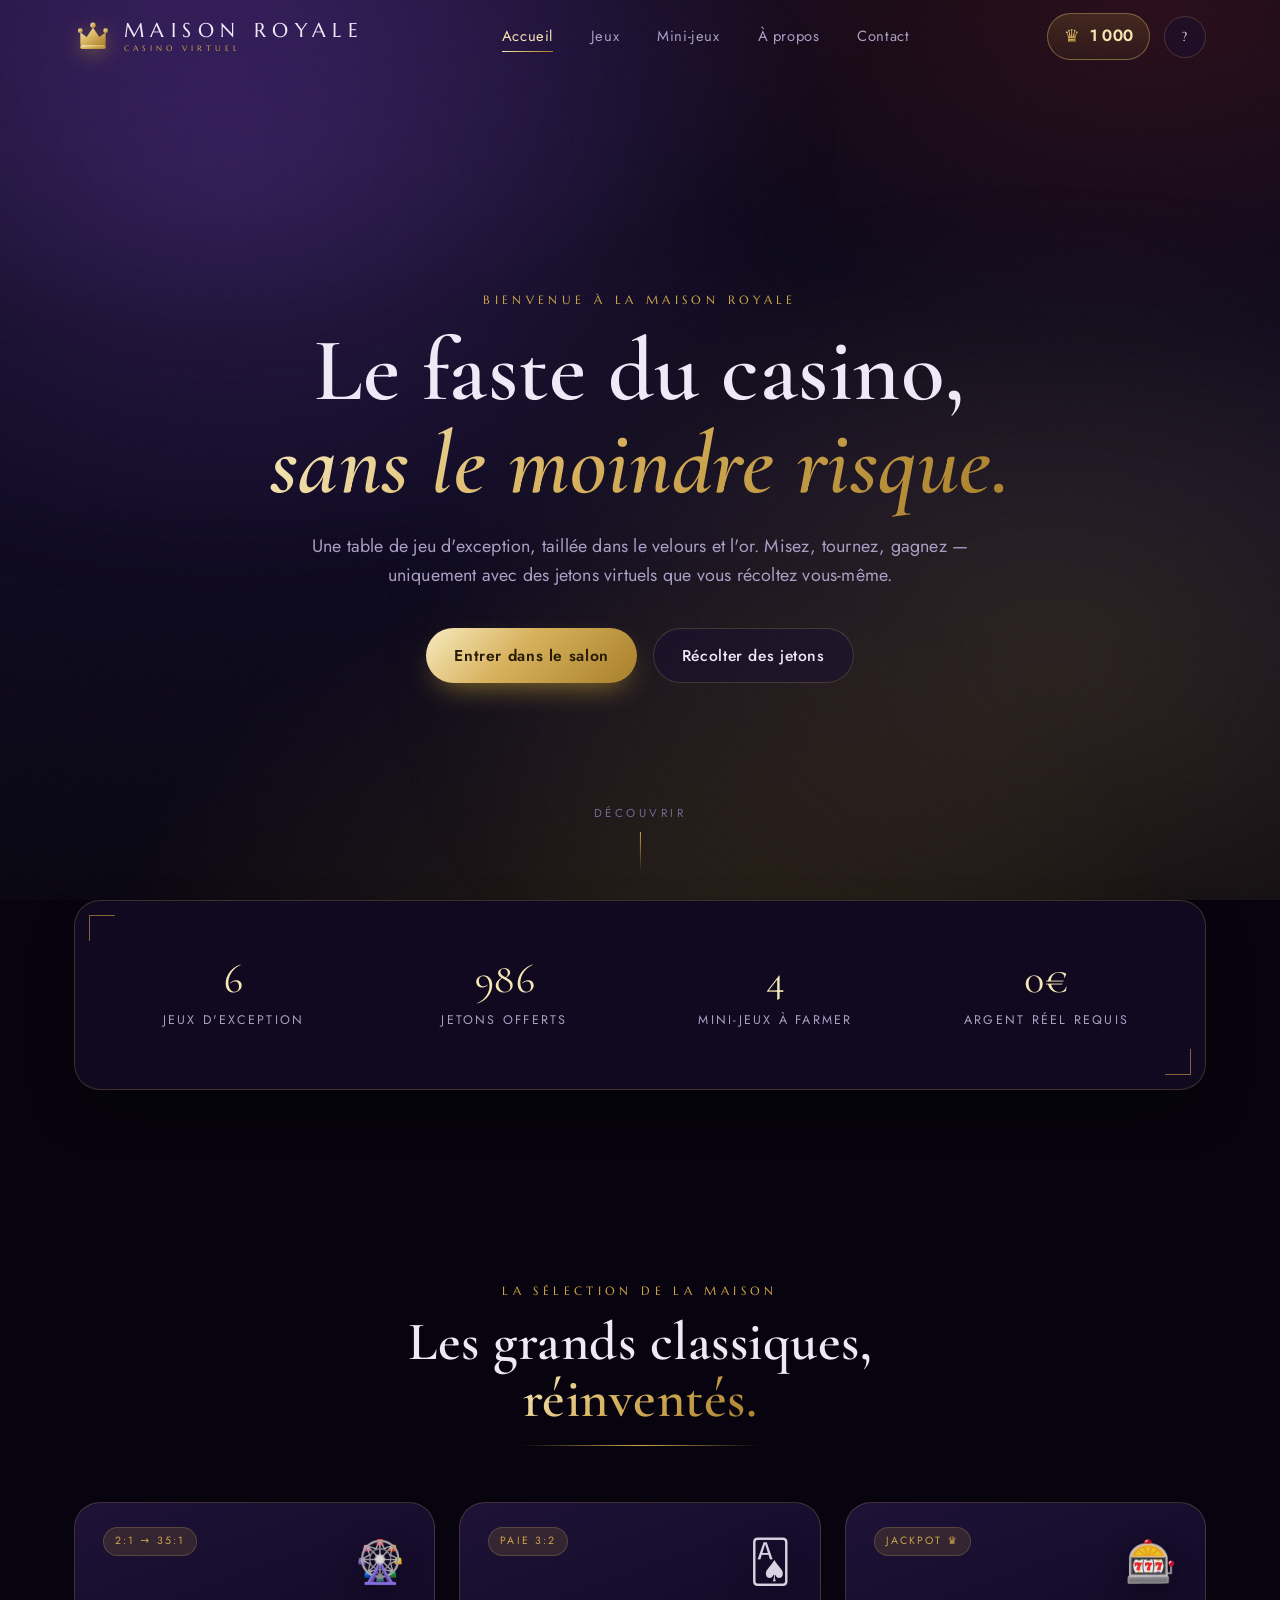
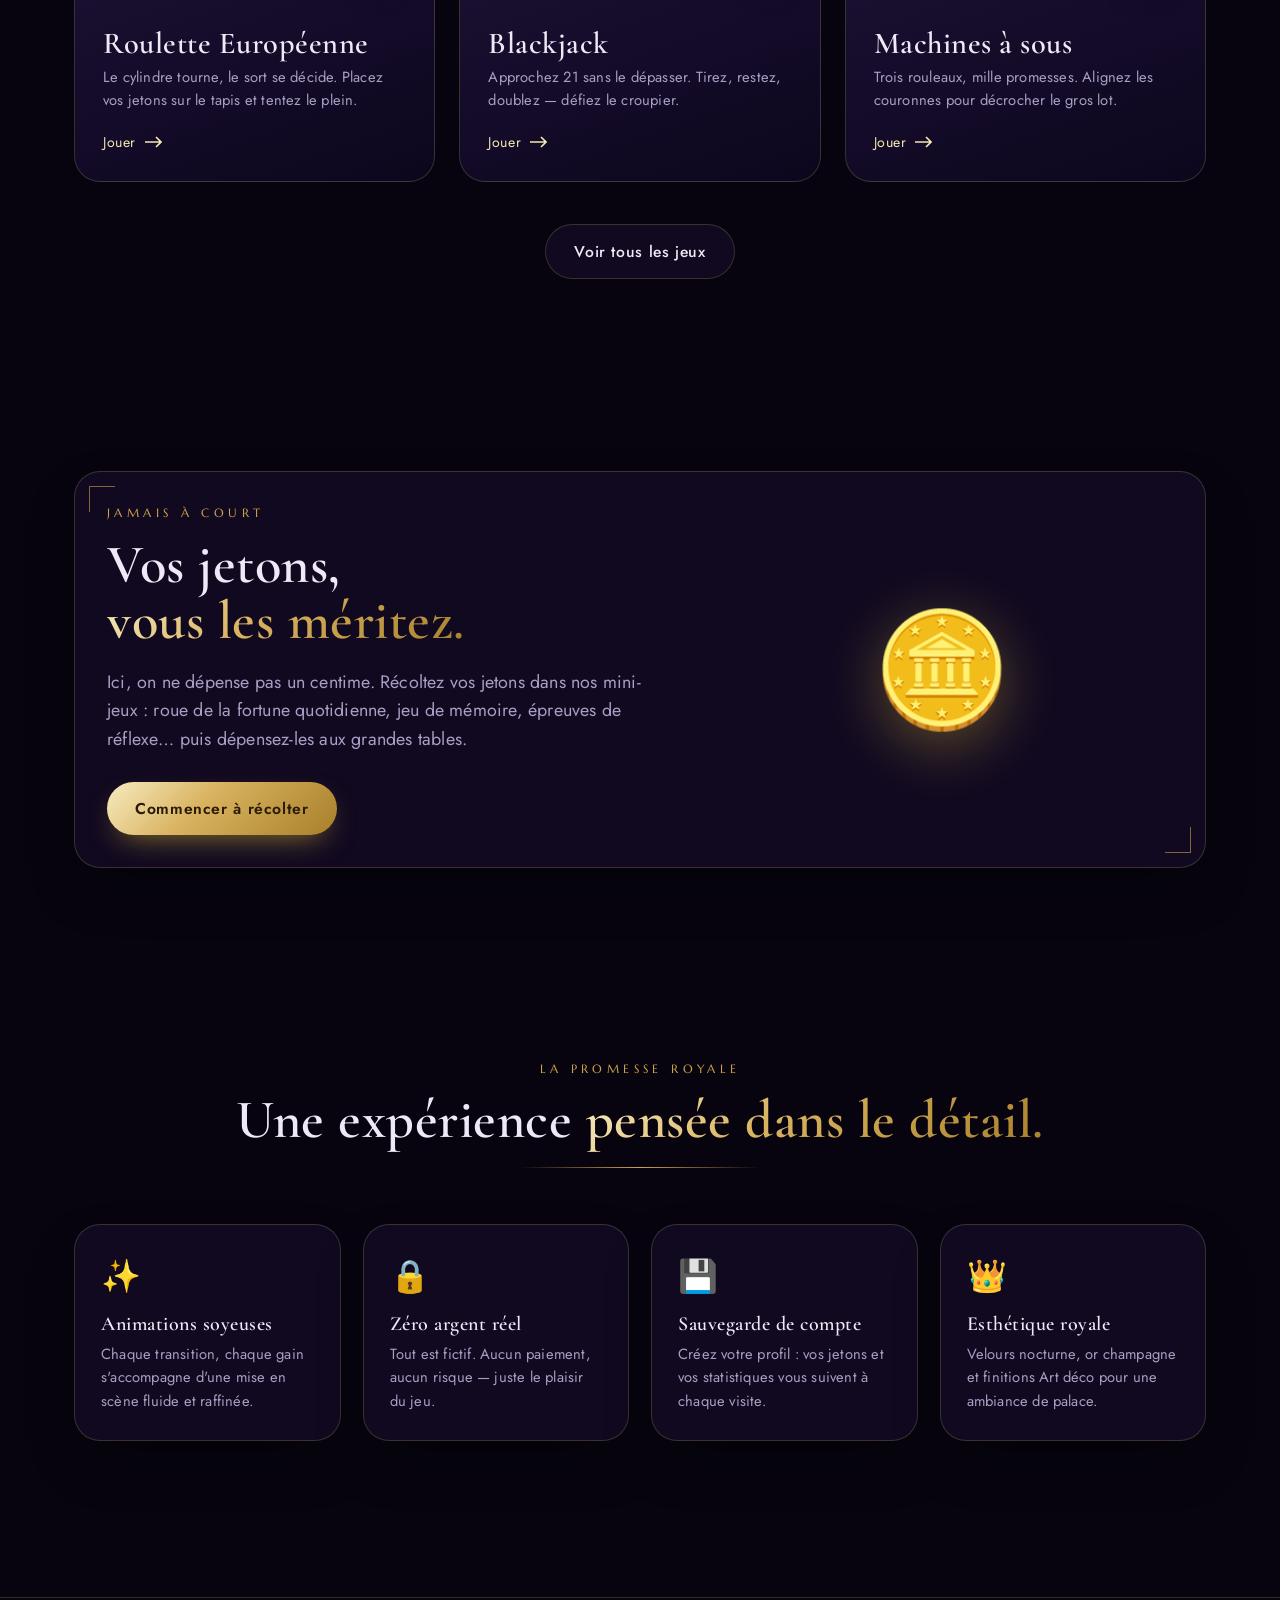
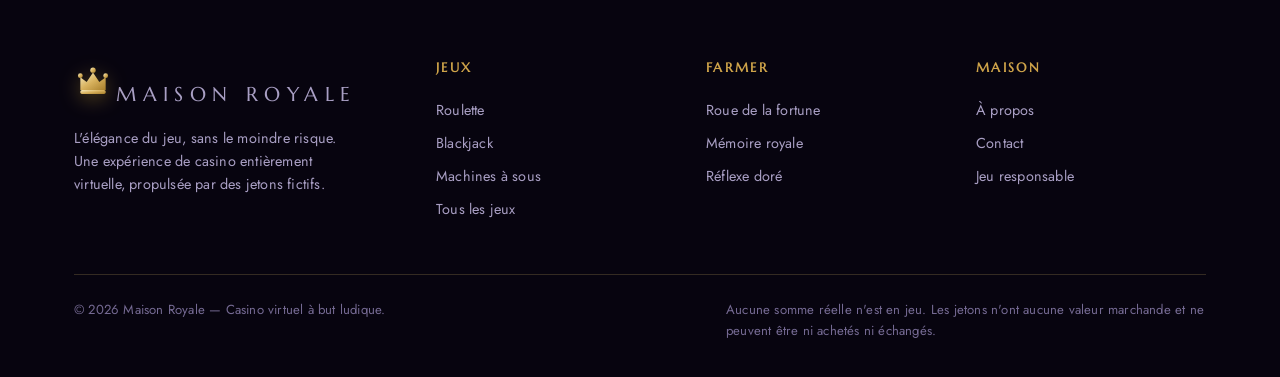
<file: index.html>
<!DOCTYPE html>
<html lang="fr">
<head>
  <meta charset="UTF-8">
  <meta name="viewport" content="width=device-width, initial-scale=1.0">
  <title>Maison Royale — Casino Virtuel Premium</title>
  <meta name="description" content="Maison Royale : casino entièrement virtuel. Jouez à la roulette, au blackjack et aux machines à sous avec des jetons fictifs gagnés dans nos mini-jeux.">
  <link rel="preconnect" href="https://fonts.googleapis.com">
  <link rel="preconnect" href="https://fonts.gstatic.com" crossorigin>
  <link href="https://fonts.googleapis.com/css2?family=Cormorant+Garamond:ital,wght@0,400;0,500;0,600;0,700;1,500&family=Jost:wght@300;400;500;600&family=Marcellus&display=swap" rel="stylesheet">
  <link rel="stylesheet" href="css/style.css">
</head>
<body data-page="index">

  <main>
    <!-- HÉROS -->
    <section class="hero">
      <div class="container hero-inner">
        <p class="eyebrow reveal">Bienvenue à la Maison Royale</p>
        <h1 class="reveal d1">Le faste du casino,<br><span class="gold-text serif-italic">sans le moindre risque.</span></h1>
        <p class="lead reveal d2">Une table de jeu d'exception, taillée dans le velours et l'or. Misez, tournez, gagnez — uniquement avec des jetons virtuels que vous récoltez vous-même.</p>
        <div class="hero-cta reveal d3">
          <a href="jeux.html" class="btn btn-gold">Entrer dans le salon</a>
          <a href="minijeux.html" class="btn btn-ghost">Récolter des jetons</a>
        </div>
      </div>
      <div class="scroll-hint"><span>Découvrir</span><span class="line"></span></div>
    </section>

    <!-- STATS -->
    <section class="section" style="padding-top:0">
      <div class="container">
        <div class="panel panel-pad corner-deco reveal">
          <div class="stat-row">
            <div class="stat"><div class="num" data-count="6">0</div><div class="lbl">Jeux d'exception</div></div>
            <div class="stat"><div class="num" data-count="1000">0</div><div class="lbl">Jetons offerts</div></div>
            <div class="stat"><div class="num" data-count="4">0</div><div class="lbl">Mini-jeux à farmer</div></div>
            <div class="stat"><div class="num" data-count="0" data-suffix="€">0</div><div class="lbl">Argent réel requis</div></div>
          </div>
        </div>
      </div>
    </section>

    <!-- JEUX VEDETTES -->
    <section class="section" id="jeux">
      <div class="container">
        <div class="section-head reveal">
          <p class="eyebrow">La sélection de la maison</p>
          <h2>Les grands classiques,<br><span class="gold-text">réinventés.</span></h2>
          <div class="rule-gold"></div>
        </div>
        <div class="game-grid">
          <a href="roulette.html" class="game-card reveal d1">
            <div class="glow"></div><span class="tag">2:1 → 35:1</span>
            <span class="icon">🎡</span>
            <h3>Roulette Européenne</h3>
            <p>Le cylindre tourne, le sort se décide. Placez vos jetons sur le tapis et tentez le plein.</p>
            <span class="go">Jouer <svg width="18" height="12" viewBox="0 0 18 12" fill="none"><path d="M1 6h15M12 1l5 5-5 5" stroke="currentColor" stroke-width="1.6"/></svg></span>
          </a>
          <a href="blackjack.html" class="game-card reveal d2">
            <div class="glow"></div><span class="tag">Paie 3:2</span>
            <span class="icon">🂡</span>
            <h3>Blackjack</h3>
            <p>Approchez 21 sans le dépasser. Tirez, restez, doublez — défiez le croupier.</p>
            <span class="go">Jouer <svg width="18" height="12" viewBox="0 0 18 12" fill="none"><path d="M1 6h15M12 1l5 5-5 5" stroke="currentColor" stroke-width="1.6"/></svg></span>
          </a>
          <a href="machines.html" class="game-card reveal d3">
            <div class="glow"></div><span class="tag">Jackpot ♛</span>
            <span class="icon">🎰</span>
            <h3>Machines à sous</h3>
            <p>Trois rouleaux, mille promesses. Alignez les couronnes pour décrocher le gros lot.</p>
            <span class="go">Jouer <svg width="18" height="12" viewBox="0 0 18 12" fill="none"><path d="M1 6h15M12 1l5 5-5 5" stroke="currentColor" stroke-width="1.6"/></svg></span>
          </a>
        </div>
        <div style="text-align:center; margin-top:42px" class="reveal d4">
          <a href="jeux.html" class="btn btn-ghost">Voir tous les jeux</a>
        </div>
      </div>
    </section>

    <!-- FARM -->
    <section class="section">
      <div class="container">
        <div class="panel panel-pad corner-deco reveal" style="overflow:hidden">
          <div style="display:grid; grid-template-columns:1.1fr .9fr; gap:40px; align-items:center" class="farm-split">
            <div>
              <p class="eyebrow">Jamais à court</p>
              <h2>Vos jetons,<br><span class="gold-text">vous les méritez.</span></h2>
              <p class="lead" style="margin:18px 0 28px">Ici, on ne dépense pas un centime. Récoltez vos jetons dans nos mini-jeux : roue de la fortune quotidienne, jeu de mémoire, épreuves de réflexe… puis dépensez-les aux grandes tables.</p>
              <a href="minijeux.html" class="btn btn-gold">Commencer à récolter</a>
            </div>
            <div style="text-align:center; font-size:7rem; filter:drop-shadow(0 14px 30px rgba(212,175,55,.4))">🪙</div>
          </div>
        </div>
      </div>
    </section>

    <!-- PROMESSE -->
    <section class="section">
      <div class="container">
        <div class="section-head reveal">
          <p class="eyebrow">La promesse Royale</p>
          <h2>Une expérience <span class="gold-text">pensée dans le détail.</span></h2>
          <div class="rule-gold"></div>
        </div>
        <div class="value-grid">
          <div class="panel value reveal d1"><div class="vi">✨</div><h3>Animations soyeuses</h3><p>Chaque transition, chaque gain s'accompagne d'une mise en scène fluide et raffinée.</p></div>
          <div class="panel value reveal d2"><div class="vi">🔒</div><h3>Zéro argent réel</h3><p>Tout est fictif. Aucun paiement, aucun risque — juste le plaisir du jeu.</p></div>
          <div class="panel value reveal d3"><div class="vi">💾</div><h3>Sauvegarde de compte</h3><p>Créez votre profil : vos jetons et vos statistiques vous suivent à chaque visite.</p></div>
          <div class="panel value reveal d4"><div class="vi">👑</div><h3>Esthétique royale</h3><p>Velours nocturne, or champagne et finitions Art déco pour une ambiance de palace.</p></div>
        </div>
      </div>
    </section>
  </main>

  <script src="js/core.js"></script>
  <script>
    // Compteurs animés de la section stats
    document.addEventListener("DOMContentLoaded", ()=>{
      const counters = document.querySelectorAll(".stat .num[data-count]");
      const run = (el)=>{
        const target = +el.dataset.count, suffix = el.dataset.suffix || "";
        const dur=1400, t0=performance.now();
        const step=(t)=>{ const p=Math.min(1,(t-t0)/dur); const e=1-Math.pow(1-p,3);
          el.textContent = Math.round(target*e).toLocaleString("fr-FR")+suffix;
          if(p<1) requestAnimationFrame(step); };
        requestAnimationFrame(step);
      };
      const io = new IntersectionObserver((ents)=>ents.forEach(en=>{ if(en.isIntersecting){ run(en.target); io.unobserve(en.target);} }),{threshold:.5});
      counters.forEach(c=>io.observe(c));
    });
  </script>
</body>
</html>
</file>
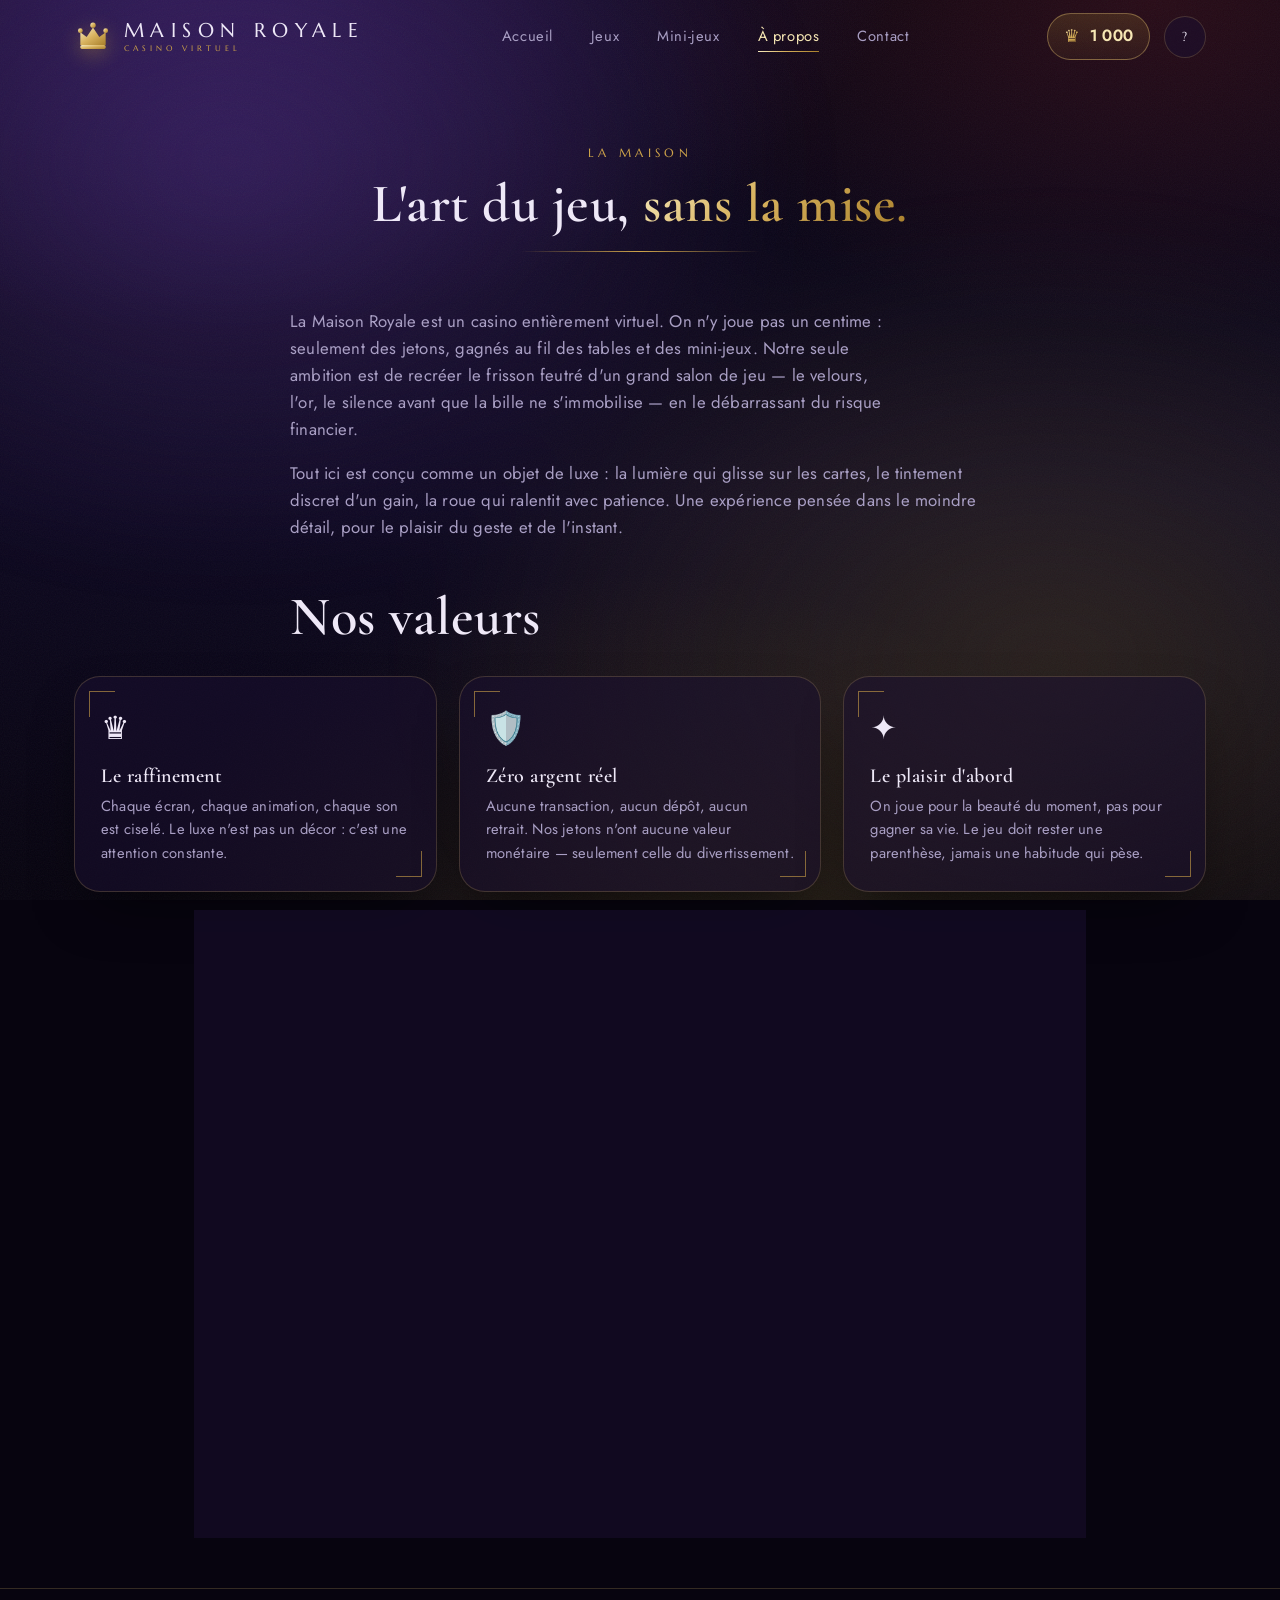
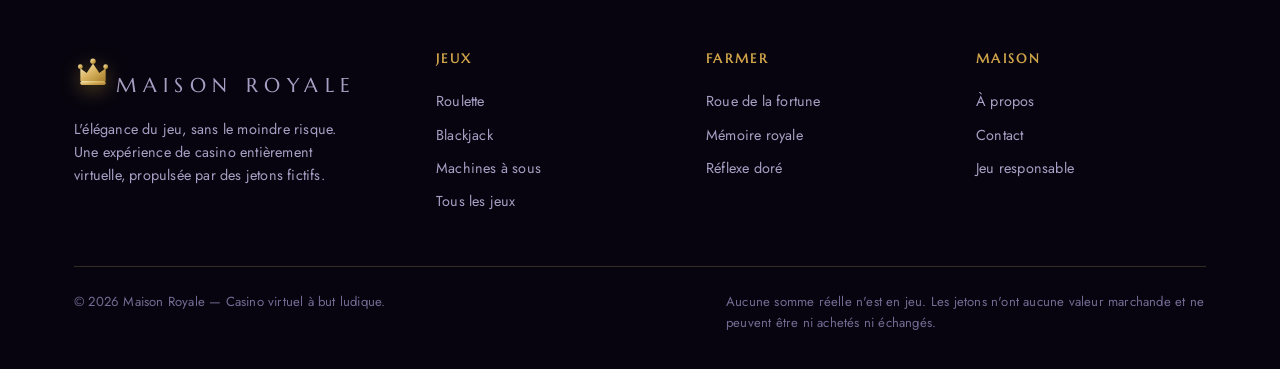
<file: apropos.html>
<!DOCTYPE html>
<html lang="fr">
<head>
  <meta charset="UTF-8">
  <meta name="viewport" content="width=device-width, initial-scale=1.0">
  <title>À propos — Maison Royale</title>
  <meta name="description" content="L'histoire et les valeurs de la Maison Royale, un casino virtuel sans argent réel pensé comme une expérience de jeu raffinée.">
  <link rel="preconnect" href="https://fonts.googleapis.com">
  <link rel="preconnect" href="https://fonts.gstatic.com" crossorigin>
  <link href="https://fonts.googleapis.com/css2?family=Cormorant+Garamond:ital,wght@0,400;0,500;0,600;0,700;1,500&family=Jost:wght@300;400;500;600&family=Marcellus&display=swap" rel="stylesheet">
  <link rel="stylesheet" href="css/style.css">
</head>
<body data-page="apropos">

  <main>
    <section class="content-page section" style="padding-bottom:30px">
      <div class="container">
        <div class="section-head reveal">
          <p class="eyebrow">La maison</p>
          <h2>L'art du jeu, <span class="gold-text">sans la mise.</span></h2>
          <div class="rule-gold"></div>
        </div>

        <div class="prose reveal d1">
          <p class="lead">
            La Maison Royale est un casino entièrement virtuel. On n'y joue pas un centime :
            seulement des jetons, gagnés au fil des tables et des mini-jeux. Notre seule ambition
            est de recréer le frisson feutré d'un grand salon de jeu — le velours, l'or, le silence
            avant que la bille ne s'immobilise — en le débarrassant du risque financier.
          </p>
          <p>
            Tout ici est conçu comme un objet de luxe : la lumière qui glisse sur les cartes,
            le tintement discret d'un gain, la roue qui ralentit avec patience. Une expérience
            pensée dans le moindre détail, pour le plaisir du geste et de l'instant.
          </p>

          <h2>Nos valeurs</h2>
        </div>

        <div class="value-grid">
          <div class="value panel corner-deco reveal d1">
            <div class="vi">♛</div>
            <h3>Le raffinement</h3>
            <p>Chaque écran, chaque animation, chaque son est ciselé. Le luxe n'est pas un décor : c'est une attention constante.</p>
          </div>
          <div class="value panel corner-deco reveal d2">
            <div class="vi">🛡️</div>
            <h3>Zéro argent réel</h3>
            <p>Aucune transaction, aucun dépôt, aucun retrait. Nos jetons n'ont aucune valeur monétaire — seulement celle du divertissement.</p>
          </div>
          <div class="value panel corner-deco reveal d3">
            <div class="vi">✦</div>
            <h3>Le plaisir d'abord</h3>
            <p>On joue pour la beauté du moment, pas pour gagner sa vie. Le jeu doit rester une parenthèse, jamais une habitude qui pèse.</p>
          </div>
        </div>
      </div>
    </section>

    <!-- Jeu responsable (cible du lien de pied de page : apropos.html#responsable) -->
    <section class="section" id="responsable" style="padding-top:30px; padding-bottom:80px; scroll-margin-top:110px">
      <div class="container">
        <div class="panel panel-pad corner-deco reveal" style="max-width:760px; margin-inline:auto">
          <div class="section-head" style="margin-bottom:24px">
            <p class="eyebrow">Engagement</p>
            <h3 style="font-size:1.9rem">Le jeu responsable</h3>
            <div class="rule-gold"></div>
          </div>
          <div class="prose" style="margin:0">
            <p>
              La Maison Royale ne propose <strong>aucune forme de jeu d'argent</strong>. Les jetons sont
              fictifs, ne s'achètent pas et ne se convertissent pas en monnaie réelle. Ce site est une
              expérience de divertissement, sans aucun enjeu financier.
            </p>
            <p>
              Le jeu, même virtuel, doit rester un plaisir. S'il devient une source de stress, qu'il
              empiète sur votre sommeil, votre travail ou vos relations, accordez-vous une pause. Le jeu
              n'est jamais une solution à une difficulté personnelle.
            </p>
            <p>
              Si vous, ou un proche, ressentez une perte de contrôle face aux jeux d'argent réels,
              des structures d'écoute existent dans la plupart des pays (en Belgique, par exemple, la
              ligne d'aide <strong>Joueurs Anonymes</strong> et le service public d'aide aux joueurs).
              N'hésitez jamais à en parler à un professionnel.
            </p>
          </div>
        </div>
      </div>
    </section>
  </main>

  <script src="js/core.js"></script>
</body>
</html>
</file>
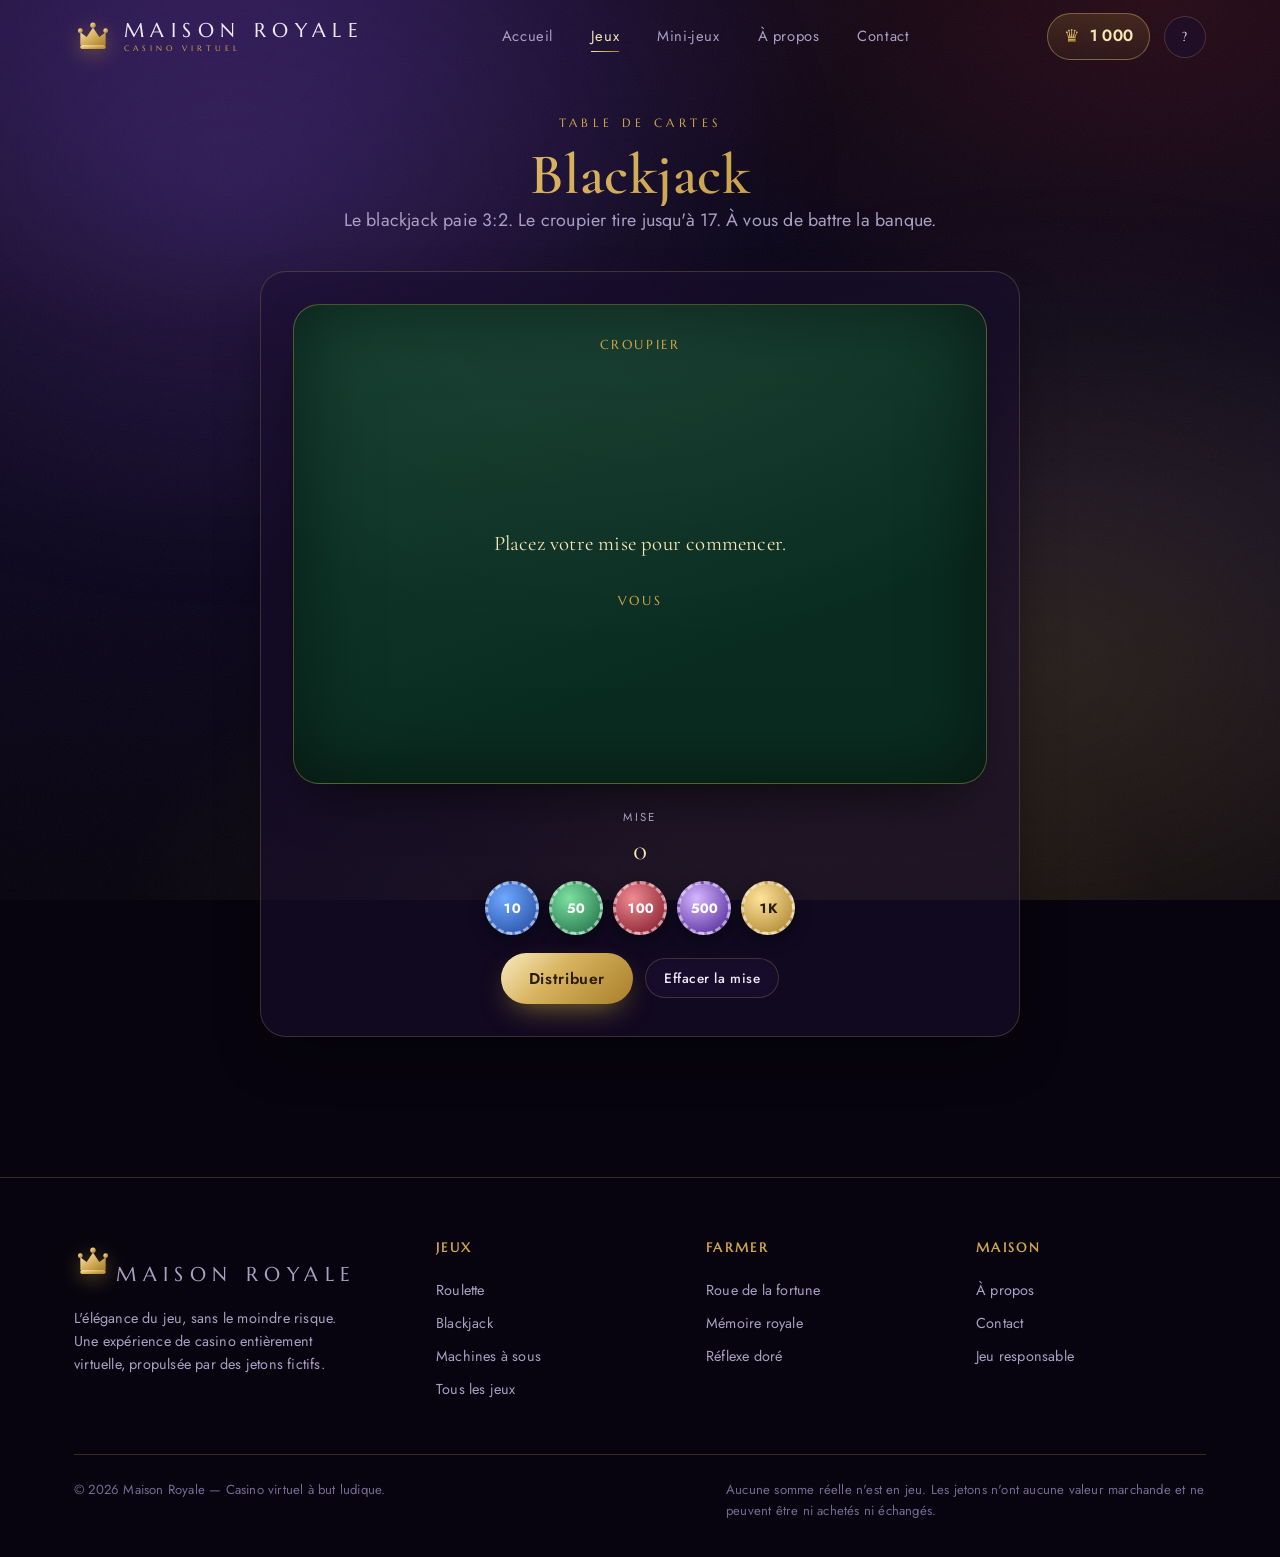
<file: blackjack.html>
<!DOCTYPE html>
<html lang="fr">
<head>
  <meta charset="UTF-8">
  <meta name="viewport" content="width=device-width, initial-scale=1.0">
  <title>Blackjack — Maison Royale</title>
  <link rel="preconnect" href="https://fonts.googleapis.com">
  <link rel="preconnect" href="https://fonts.gstatic.com" crossorigin>
  <link href="https://fonts.googleapis.com/css2?family=Cormorant+Garamond:ital,wght@0,400;0,500;0,600;0,700;1,500&family=Jost:wght@300;400;500;600&family=Marcellus&display=swap" rel="stylesheet">
  <link rel="stylesheet" href="css/style.css">
</head>
<body data-page="jeux">

  <main>
    <section class="game-page">
      <div class="container">
        <div class="game-header reveal">
          <p class="eyebrow">Table de cartes</p>
          <h1 class="gold-text">Blackjack</h1>
          <p class="lead" style="margin-inline:auto">Le blackjack paie 3:2. Le croupier tire jusqu'à 17. À vous de battre la banque.</p>
        </div>

        <div class="panel panel-pad reveal d1" style="max-width:760px; margin-inline:auto">
          <div class="table-felt">
            <div class="bj-table">
              <div class="hand-zone">
                <div class="who">Croupier <span id="dealer-score" class="score-badge" style="display:none"></span></div>
                <div class="hand" id="dealer-hand"></div>
              </div>
              <div class="msg-line" id="msg">Placez votre mise pour commencer.</div>
              <div class="hand-zone">
                <div class="who">Vous <span id="player-score" class="score-badge" style="display:none"></span></div>
                <div class="hand" id="player-hand"></div>
              </div>
            </div>
          </div>

          <div class="bet-display" style="margin-top:24px">
            <div class="bet-box"><div class="k">Mise</div><div class="v" id="bet-amount">0</div></div>
          </div>

          <!-- Sélection de mise -->
          <div id="bet-controls">
            <div class="chip-tray" id="chip-tray">
              <button class="chip" data-v="10">10</button>
              <button class="chip" data-v="50">50</button>
              <button class="chip" data-v="100">100</button>
              <button class="chip" data-v="500">500</button>
              <button class="chip" data-v="1000">1K</button>
            </div>
            <div class="controls" style="margin-top:18px">
              <button class="btn btn-gold" id="deal-btn">Distribuer</button>
              <button class="btn btn-ghost btn-sm" id="clear-bet">Effacer la mise</button>
            </div>
          </div>

          <!-- Actions de jeu -->
          <div class="controls" id="action-controls" style="margin-top:18px; display:none">
            <button class="btn btn-gold" id="hit-btn">Tirer</button>
            <button class="btn btn-ghost" id="stand-btn">Rester</button>
            <button class="btn btn-ghost" id="double-btn">Doubler</button>
          </div>
        </div>
      </div>
    </section>
  </main>

  <script src="js/core.js"></script>
  <script src="js/blackjack.js"></script>
</body>
</html>
</file>
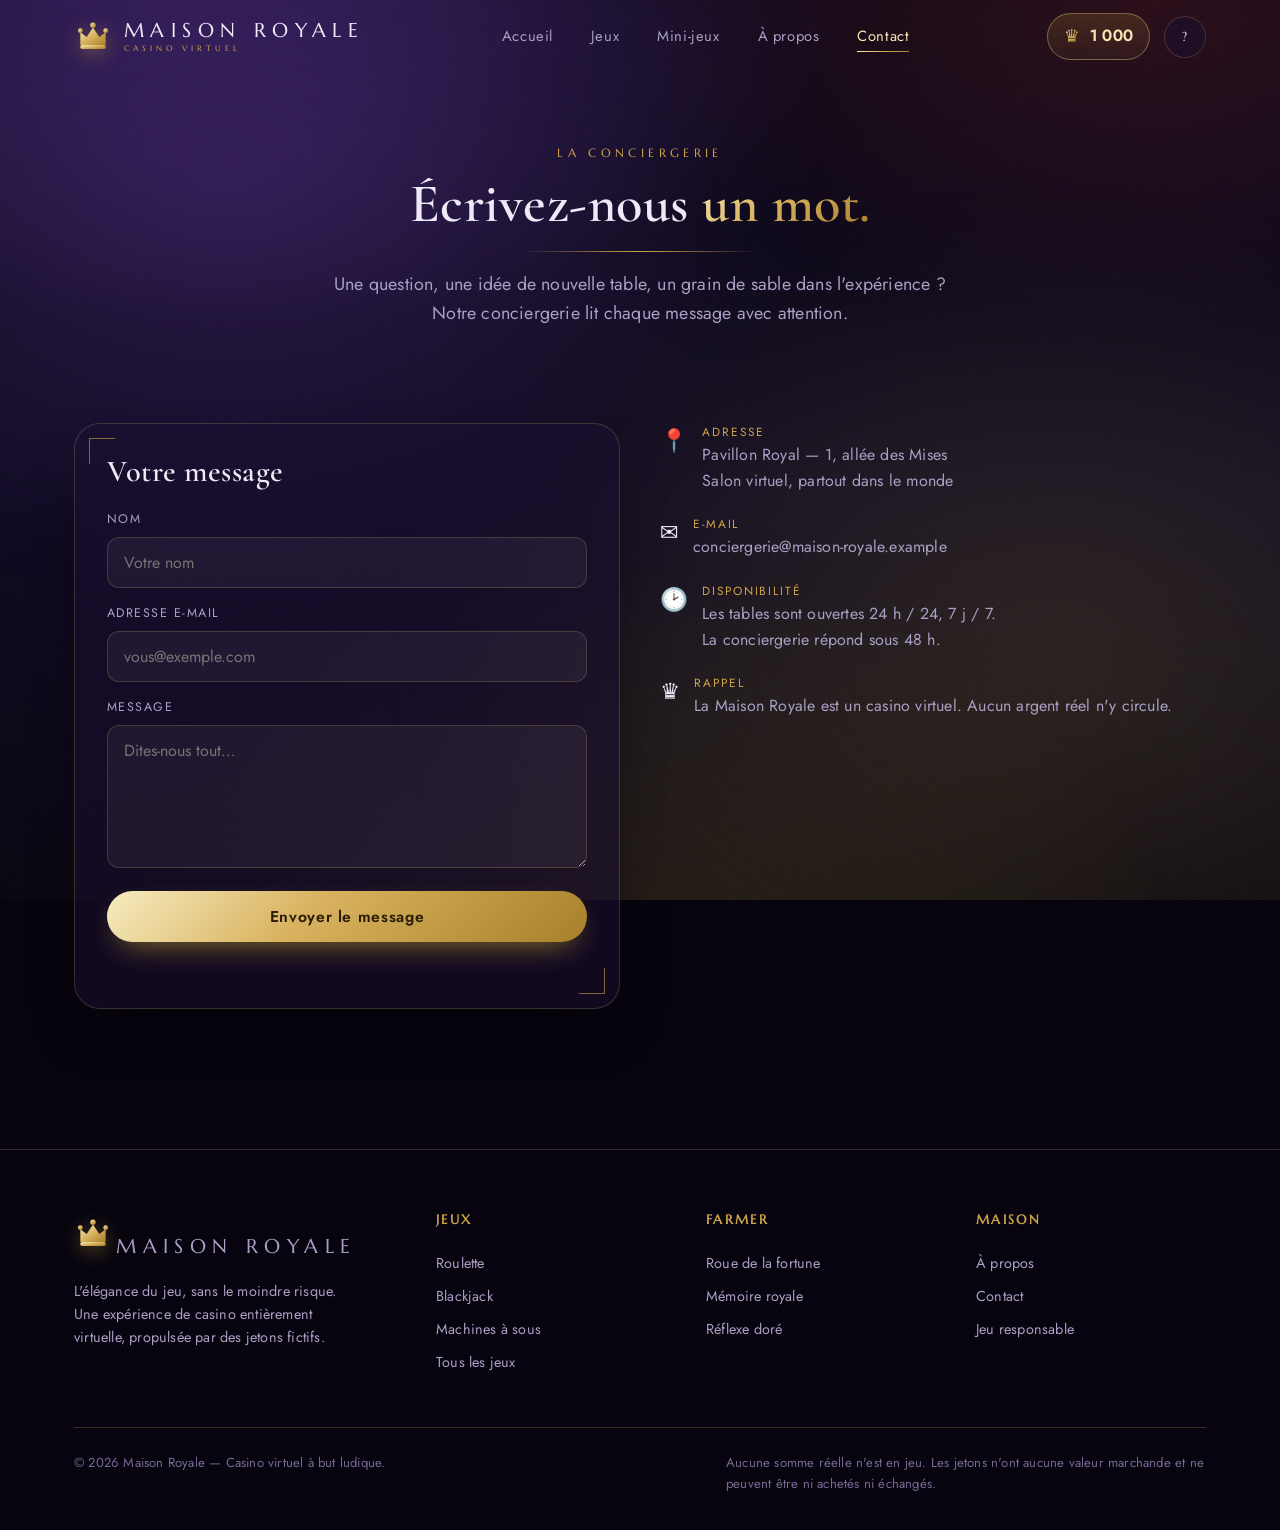
<file: contact.html>
<!DOCTYPE html>
<html lang="fr">
<head>
  <meta charset="UTF-8">
  <meta name="viewport" content="width=device-width, initial-scale=1.0">
  <title>Contact — Maison Royale</title>
  <meta name="description" content="Une question, une suggestion ? Écrivez à la conciergerie de la Maison Royale.">
  <link rel="preconnect" href="https://fonts.googleapis.com">
  <link rel="preconnect" href="https://fonts.gstatic.com" crossorigin>
  <link href="https://fonts.googleapis.com/css2?family=Cormorant+Garamond:ital,wght@0,400;0,500;0,600;0,700;1,500&family=Jost:wght@300;400;500;600&family=Marcellus&display=swap" rel="stylesheet">
  <link rel="stylesheet" href="css/style.css">
</head>
<body data-page="contact">

  <main>
    <section class="content-page section" style="padding-bottom:30px">
      <div class="container">
        <div class="section-head reveal">
          <p class="eyebrow">La conciergerie</p>
          <h2>Écrivez-nous <span class="gold-text">un mot.</span></h2>
          <div class="rule-gold"></div>
          <p class="lead" style="margin-inline:auto; margin-top:18px">
            Une question, une idée de nouvelle table, un grain de sable dans l'expérience ?
            Notre conciergerie lit chaque message avec attention.
          </p>
        </div>
      </div>
    </section>

    <section class="section" style="padding-top:10px; padding-bottom:80px">
      <div class="container">
        <div class="contact-layout">

          <!-- Formulaire (pas de balise <form> : envoi simulé en JS) -->
          <div class="panel panel-pad corner-deco reveal d1">
            <h3 style="margin-bottom:22px">Votre message</h3>
            <div class="field">
              <label for="c-name">Nom</label>
              <input type="text" id="c-name" placeholder="Votre nom" autocomplete="name">
            </div>
            <div class="field">
              <label for="c-email">Adresse e-mail</label>
              <input type="email" id="c-email" placeholder="vous@exemple.com" autocomplete="email">
            </div>
            <div class="field">
              <label for="c-message">Message</label>
              <textarea id="c-message" rows="5" placeholder="Dites-nous tout…"></textarea>
            </div>
            <button class="btn btn-gold btn-block" id="c-send">Envoyer le message</button>
            <p class="success-note" id="c-success"></p>
          </div>

          <!-- Coordonnées (fictives) -->
          <div class="contact-info reveal d2">
            <div class="line">
              <span class="ci-ic">📍</span>
              <div>
                <div class="ci-k">Adresse</div>
                <div class="ci-v">Pavillon Royal — 1, allée des Mises<br>Salon virtuel, partout dans le monde</div>
              </div>
            </div>
            <div class="line">
              <span class="ci-ic">✉️</span>
              <div>
                <div class="ci-k">E-mail</div>
                <div class="ci-v">conciergerie@maison-royale.example</div>
              </div>
            </div>
            <div class="line">
              <span class="ci-ic">🕑</span>
              <div>
                <div class="ci-k">Disponibilité</div>
                <div class="ci-v">Les tables sont ouvertes 24 h / 24, 7 j / 7.<br>La conciergerie répond sous 48 h.</div>
              </div>
            </div>
            <div class="line">
              <span class="ci-ic">♛</span>
              <div>
                <div class="ci-k">Rappel</div>
                <div class="ci-v">La Maison Royale est un casino virtuel. Aucun argent réel n'y circule.</div>
              </div>
            </div>
          </div>

        </div>
      </div>
    </section>
  </main>

  <script src="js/core.js"></script>
  <script>
    /* Envoi simulé du formulaire (aucune balise <form>, aucun envoi réseau) */
    document.addEventListener("DOMContentLoaded", function(){
      var btn = document.getElementById("c-send");
      var note = document.getElementById("c-success");
      if (!btn) return;
      btn.addEventListener("click", function(){
        var name = document.getElementById("c-name").value.trim();
        var email = document.getElementById("c-email").value.trim();
        var msg = document.getElementById("c-message").value.trim();
        var emailOk = /^[^\s@]+@[^\s@]+\.[^\s@]+$/.test(email);

        if (!name || !email || !msg){
          note.style.color = "var(--lose)";
          note.textContent = "Merci de remplir tous les champs.";
          UI.toast("Quelques champs sont encore vides.", "lose", "✦");
          return;
        }
        if (!emailOk){
          note.style.color = "var(--lose)";
          note.textContent = "Cette adresse e-mail ne semble pas valide.";
          UI.toast("Adresse e-mail invalide.", "lose", "✦");
          return;
        }

        note.style.color = "var(--win)";
        note.textContent = "Merci " + name + " — votre message est bien parti vers la conciergerie.";
        UI.toast("Message envoyé. Nous vous répondrons vite !", "win", "✉️");
        Sound.win();

        document.getElementById("c-name").value = "";
        document.getElementById("c-email").value = "";
        document.getElementById("c-message").value = "";
      });
    });
  </script>
</body>
</html>
</file>
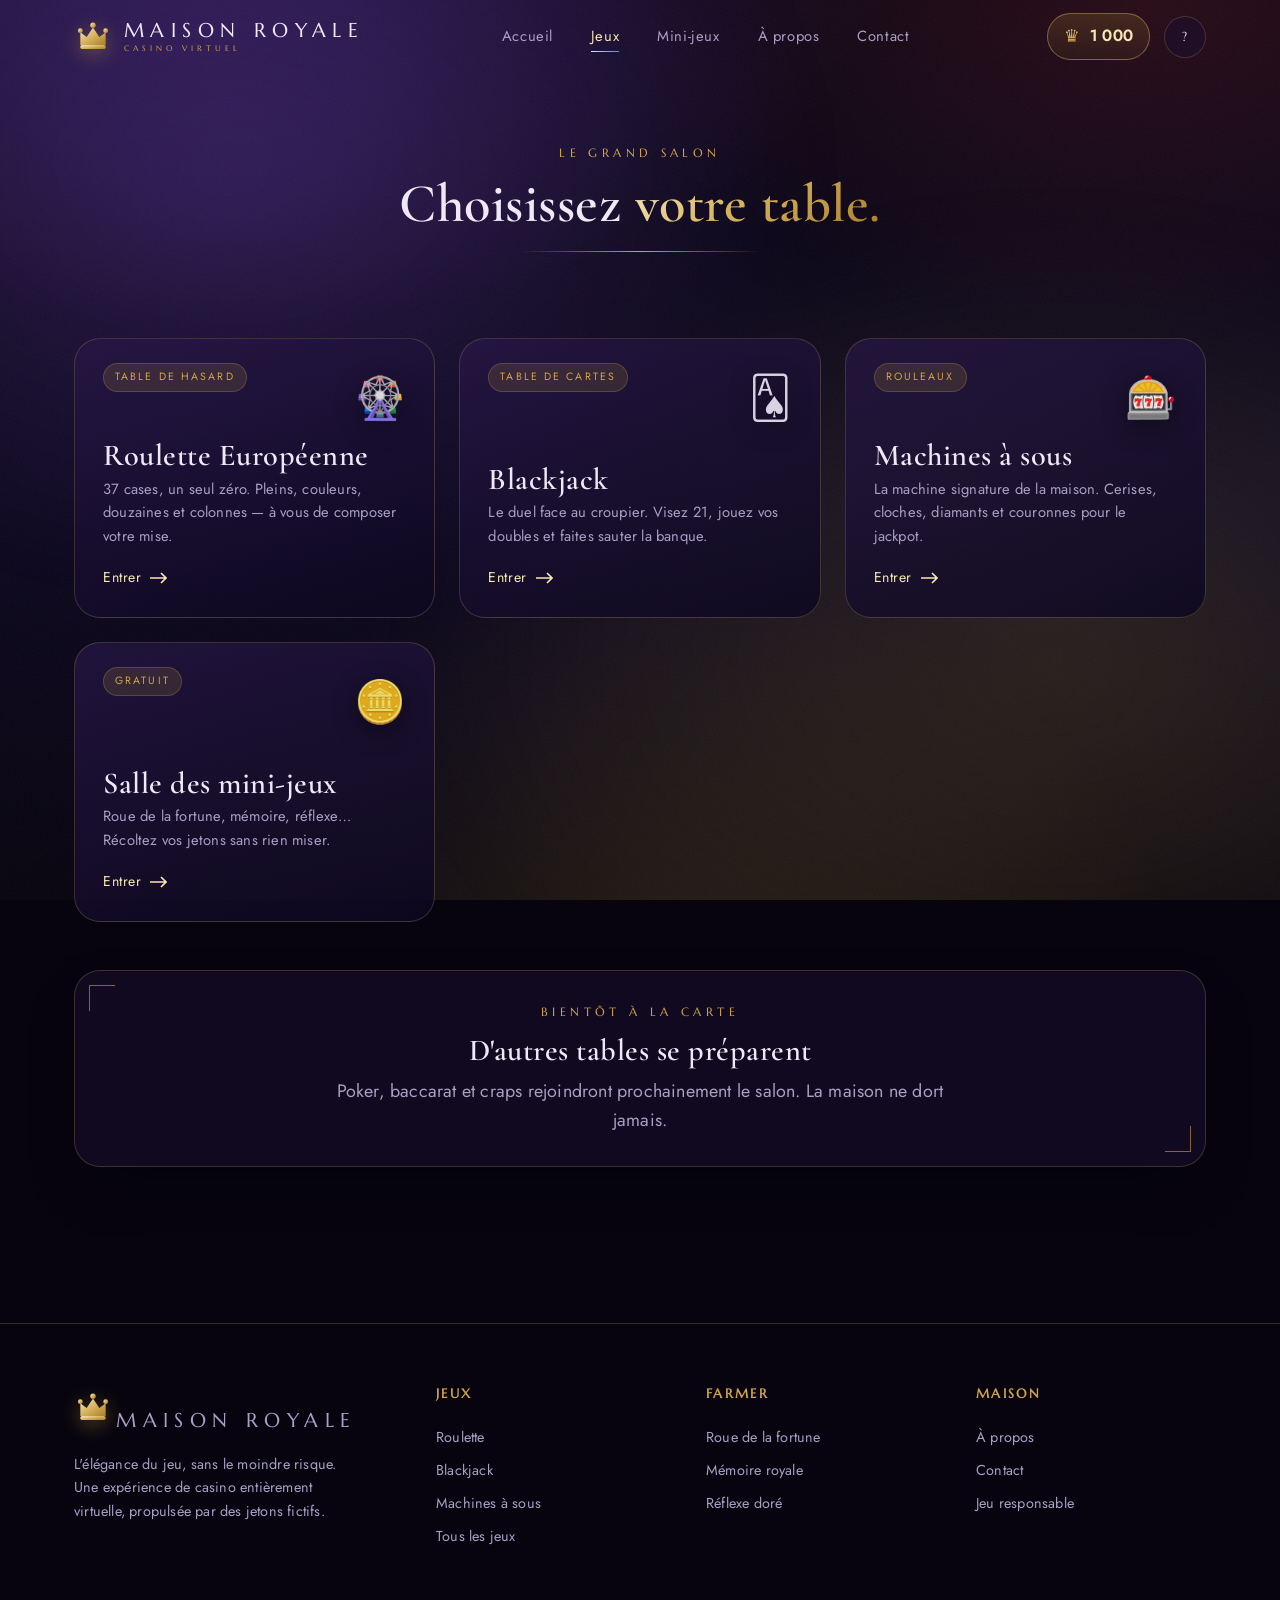
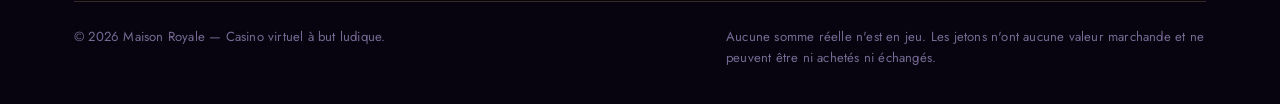
<file: jeux.html>
<!DOCTYPE html>
<html lang="fr">
<head>
  <meta charset="UTF-8">
  <meta name="viewport" content="width=device-width, initial-scale=1.0">
  <title>Les Jeux — Maison Royale</title>
  <meta name="description" content="Tous les jeux de la Maison Royale : roulette, blackjack, machines à sous, et plus encore.">
  <link rel="preconnect" href="https://fonts.googleapis.com">
  <link rel="preconnect" href="https://fonts.gstatic.com" crossorigin>
  <link href="https://fonts.googleapis.com/css2?family=Cormorant+Garamond:ital,wght@0,400;0,500;0,600;0,700;1,500&family=Jost:wght@300;400;500;600&family=Marcellus&display=swap" rel="stylesheet">
  <link rel="stylesheet" href="css/style.css">
</head>
<body data-page="jeux">

  <main>
    <section class="content-page section" style="padding-bottom:0">
      <div class="container">
        <div class="section-head reveal">
          <p class="eyebrow">Le grand salon</p>
          <h2>Choisissez <span class="gold-text">votre table.</span></h2>
          <div class="rule-gold"></div>
        </div>
      </div>
    </section>

    <section class="section" style="padding-top:30px">
      <div class="container">
        <div class="game-grid">

          <a href="roulette.html" class="game-card reveal d1">
            <div class="glow"></div><span class="tag">Table de hasard</span>
            <span class="icon">🎡</span>
            <h3>Roulette Européenne</h3>
            <p>37 cases, un seul zéro. Pleins, couleurs, douzaines et colonnes — à vous de composer votre mise.</p>
            <span class="go">Entrer <svg width="18" height="12" viewBox="0 0 18 12" fill="none"><path d="M1 6h15M12 1l5 5-5 5" stroke="currentColor" stroke-width="1.6"/></svg></span>
          </a>

          <a href="blackjack.html" class="game-card reveal d2">
            <div class="glow"></div><span class="tag">Table de cartes</span>
            <span class="icon">🂡</span>
            <h3>Blackjack</h3>
            <p>Le duel face au croupier. Visez 21, jouez vos doubles et faites sauter la banque.</p>
            <span class="go">Entrer <svg width="18" height="12" viewBox="0 0 18 12" fill="none"><path d="M1 6h15M12 1l5 5-5 5" stroke="currentColor" stroke-width="1.6"/></svg></span>
          </a>

          <a href="machines.html" class="game-card reveal d3">
            <div class="glow"></div><span class="tag">Rouleaux</span>
            <span class="icon">🎰</span>
            <h3>Machines à sous</h3>
            <p>La machine signature de la maison. Cerises, cloches, diamants et couronnes pour le jackpot.</p>
            <span class="go">Entrer <svg width="18" height="12" viewBox="0 0 18 12" fill="none"><path d="M1 6h15M12 1l5 5-5 5" stroke="currentColor" stroke-width="1.6"/></svg></span>
          </a>

          <a href="minijeux.html" class="game-card reveal d4">
            <div class="glow"></div><span class="tag">Gratuit</span>
            <span class="icon">🪙</span>
            <h3>Salle des mini-jeux</h3>
            <p>Roue de la fortune, mémoire, réflexe… Récoltez vos jetons sans rien miser.</p>
            <span class="go">Entrer <svg width="18" height="12" viewBox="0 0 18 12" fill="none"><path d="M1 6h15M12 1l5 5-5 5" stroke="currentColor" stroke-width="1.6"/></svg></span>
          </a>

        </div>

        <div class="panel panel-pad corner-deco reveal" style="margin-top:48px; text-align:center">
          <p class="eyebrow">Bientôt à la carte</p>
          <h3 style="margin-bottom:10px">D'autres tables se préparent</h3>
          <p class="lead" style="margin-inline:auto">Poker, baccarat et craps rejoindront prochainement le salon. La maison ne dort jamais.</p>
        </div>
      </div>
    </section>
  </main>

  <script src="js/core.js"></script>
</body>
</html>
</file>
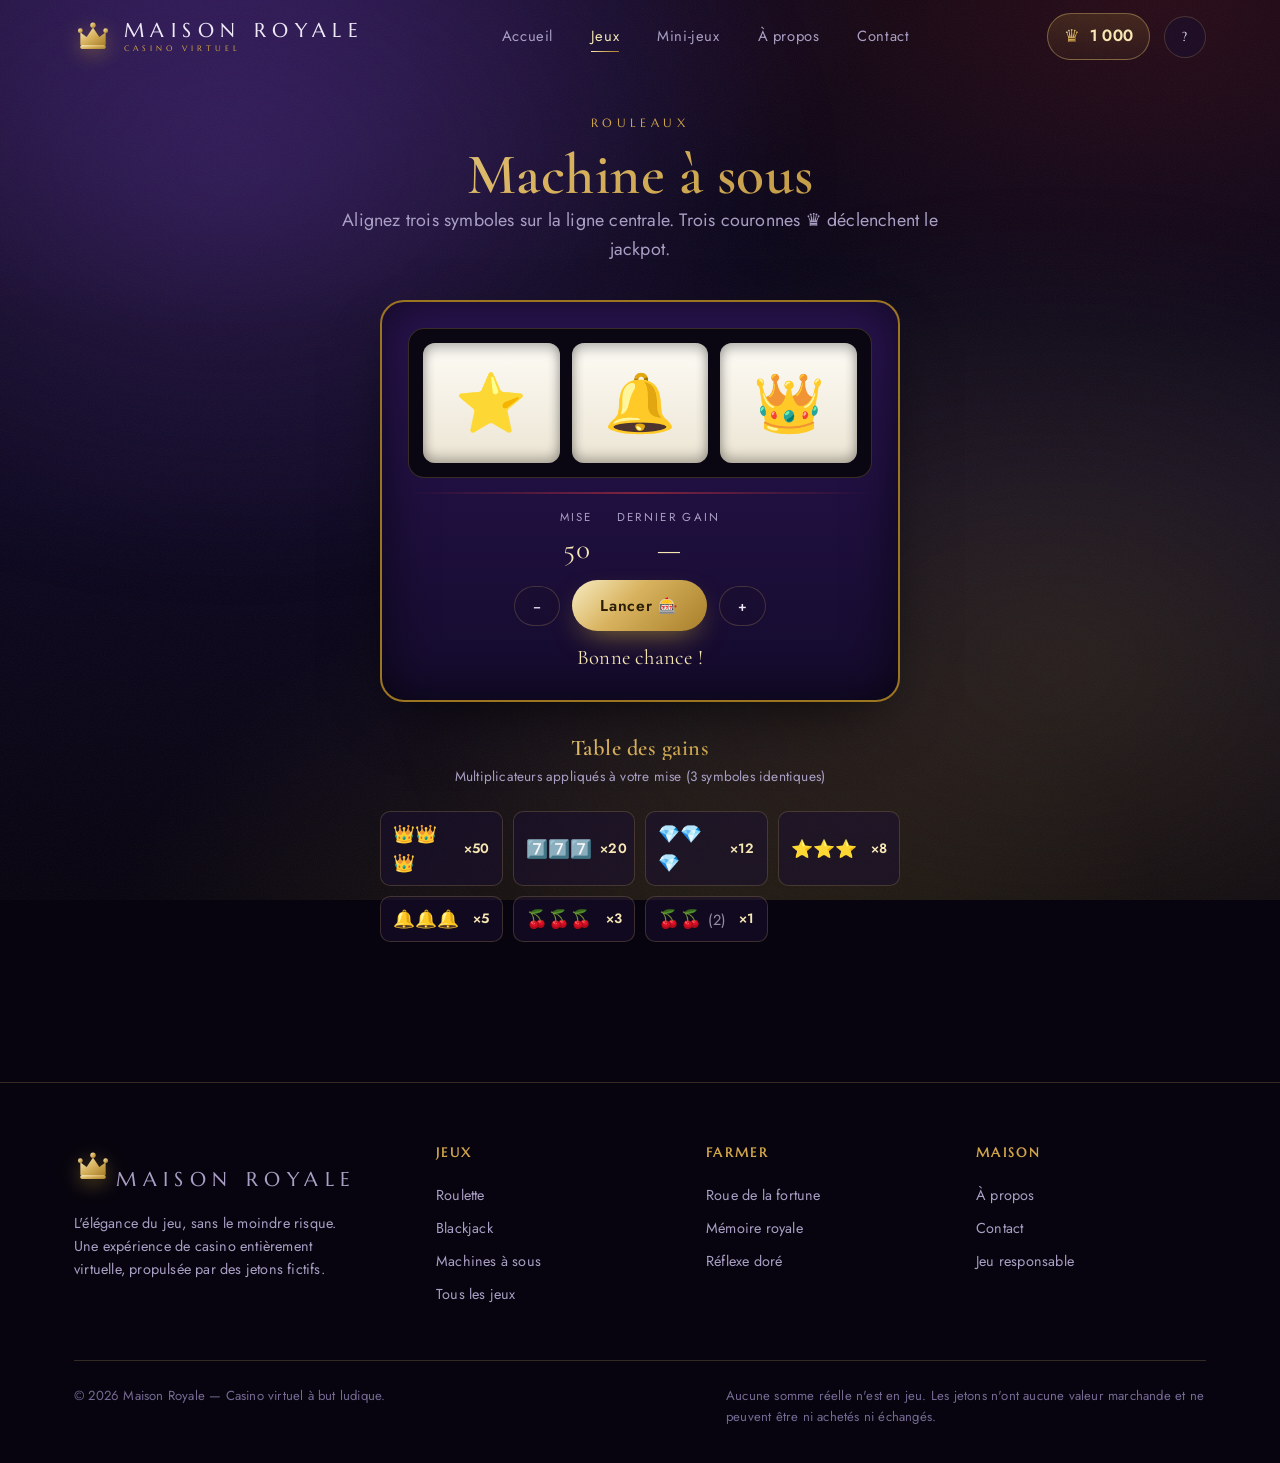
<file: machines.html>
<!DOCTYPE html>
<html lang="fr">
<head>
  <meta charset="UTF-8">
  <meta name="viewport" content="width=device-width, initial-scale=1.0">
  <title>Machines à sous — Maison Royale</title>
  <link rel="preconnect" href="https://fonts.googleapis.com">
  <link rel="preconnect" href="https://fonts.gstatic.com" crossorigin>
  <link href="https://fonts.googleapis.com/css2?family=Cormorant+Garamond:ital,wght@0,400;0,500;0,600;0,700;1,500&family=Jost:wght@300;400;500;600&family=Marcellus&display=swap" rel="stylesheet">
  <link rel="stylesheet" href="css/style.css">
</head>
<body data-page="jeux">

  <main>
    <section class="game-page">
      <div class="container">
        <div class="game-header reveal">
          <p class="eyebrow">Rouleaux</p>
          <h1 class="gold-text">Machine à sous</h1>
          <p class="lead" style="margin-inline:auto">Alignez trois symboles sur la ligne centrale. Trois couronnes ♛ déclenchent le jackpot.</p>
        </div>

        <div class="slot-machine reveal d1">
          <div class="slot-frame">
            <div class="reels">
              <div class="reel" id="reel-0"><div class="reel-strip"></div></div>
              <div class="reel" id="reel-1"><div class="reel-strip"></div></div>
              <div class="reel" id="reel-2"><div class="reel-strip"></div></div>
            </div>
            <div class="payline"></div>

            <div class="bet-display" style="margin-top:6px">
              <div class="bet-box"><div class="k">Mise</div><div class="v" id="bet-amount">50</div></div>
              <div class="bet-box"><div class="k">Dernier gain</div><div class="v" id="last-win">—</div></div>
            </div>

            <div class="controls" style="margin-top:8px">
              <button class="btn btn-ghost btn-sm" id="bet-down">−</button>
              <button class="btn btn-gold" id="spin-btn">Lancer 🎰</button>
              <button class="btn btn-ghost btn-sm" id="bet-up">+</button>
            </div>
            <div class="msg-line" id="msg" style="margin-top:10px">Bonne chance !</div>
          </div>

          <h3 style="text-align:center; margin:34px 0 6px; font-size:1.4rem" class="gold-text">Table des gains</h3>
          <p style="text-align:center; color:var(--muted); font-size:.85rem; margin-bottom:16px">Multiplicateurs appliqués à votre mise (3 symboles identiques)</p>
          <div class="paytable" id="paytable"></div>
        </div>
      </div>
    </section>
  </main>

  <script src="js/core.js"></script>
  <script src="js/slots.js"></script>
</body>
</html>
</file>
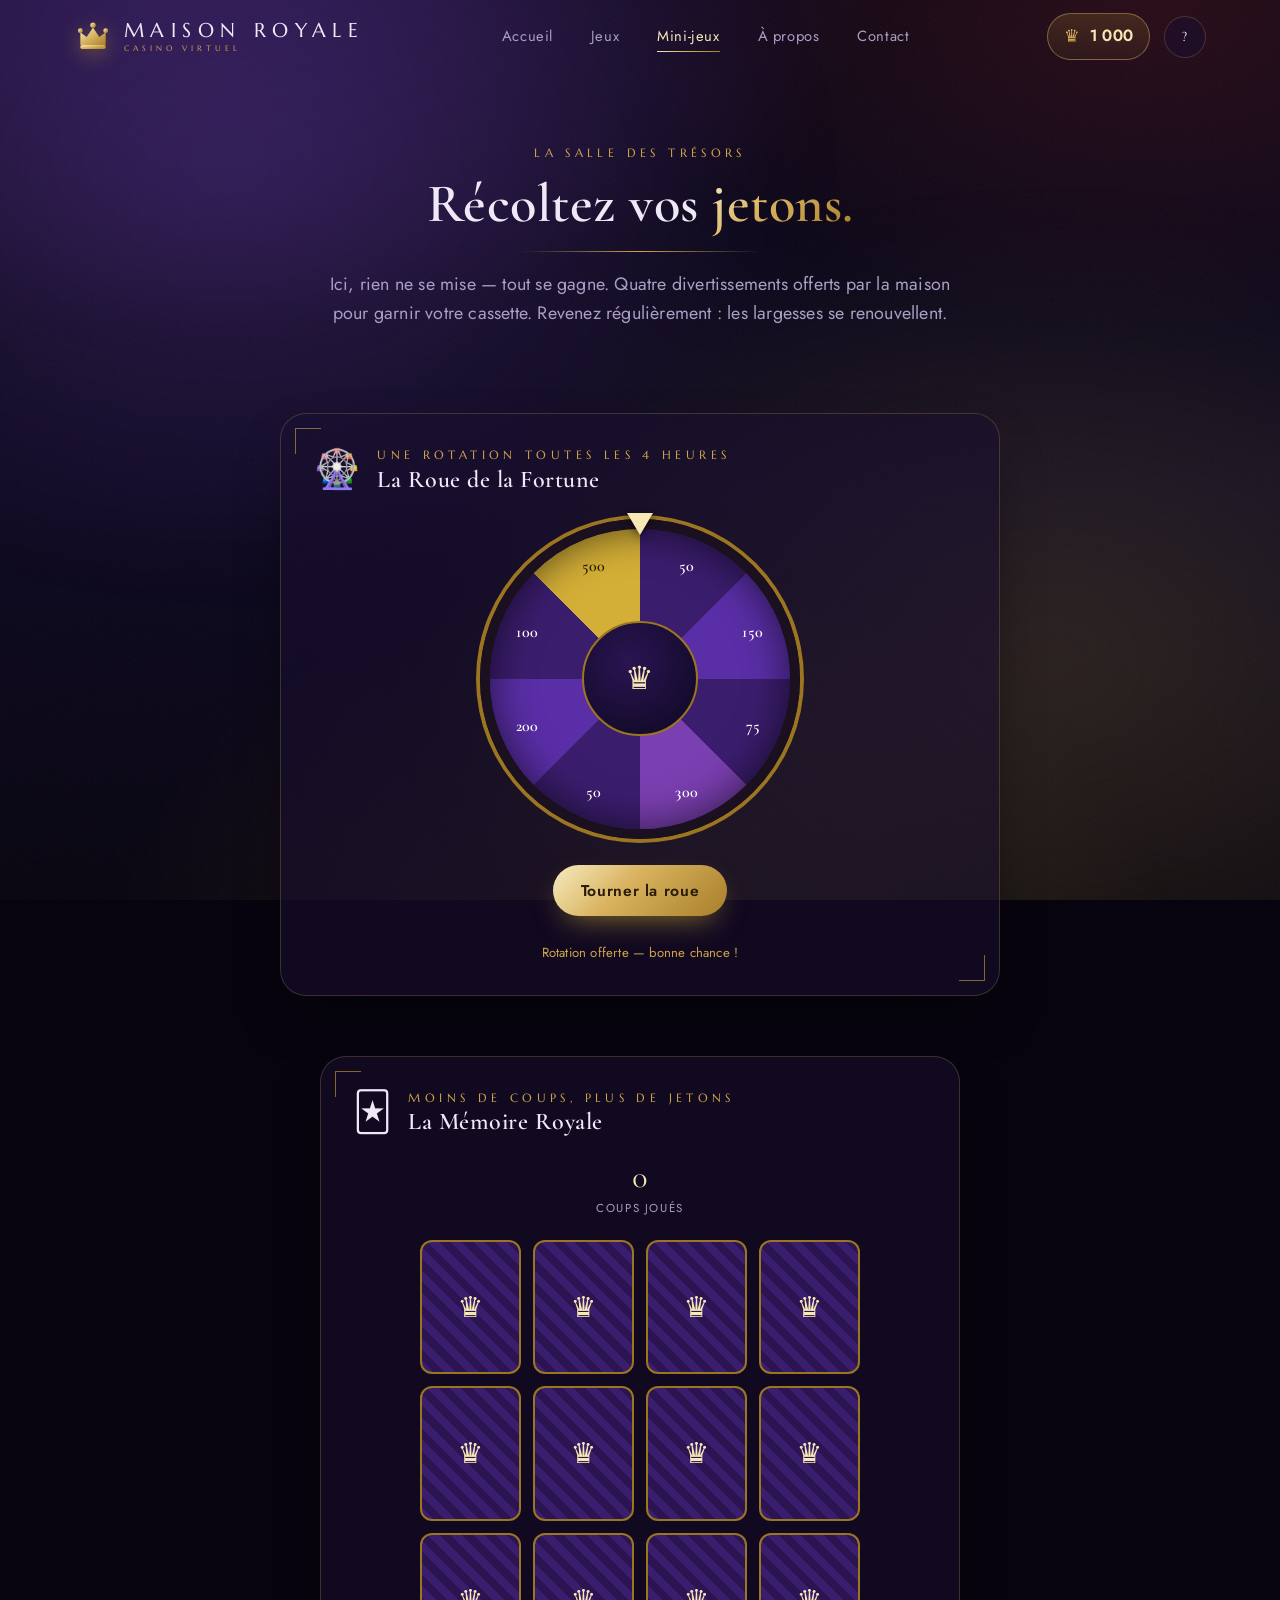
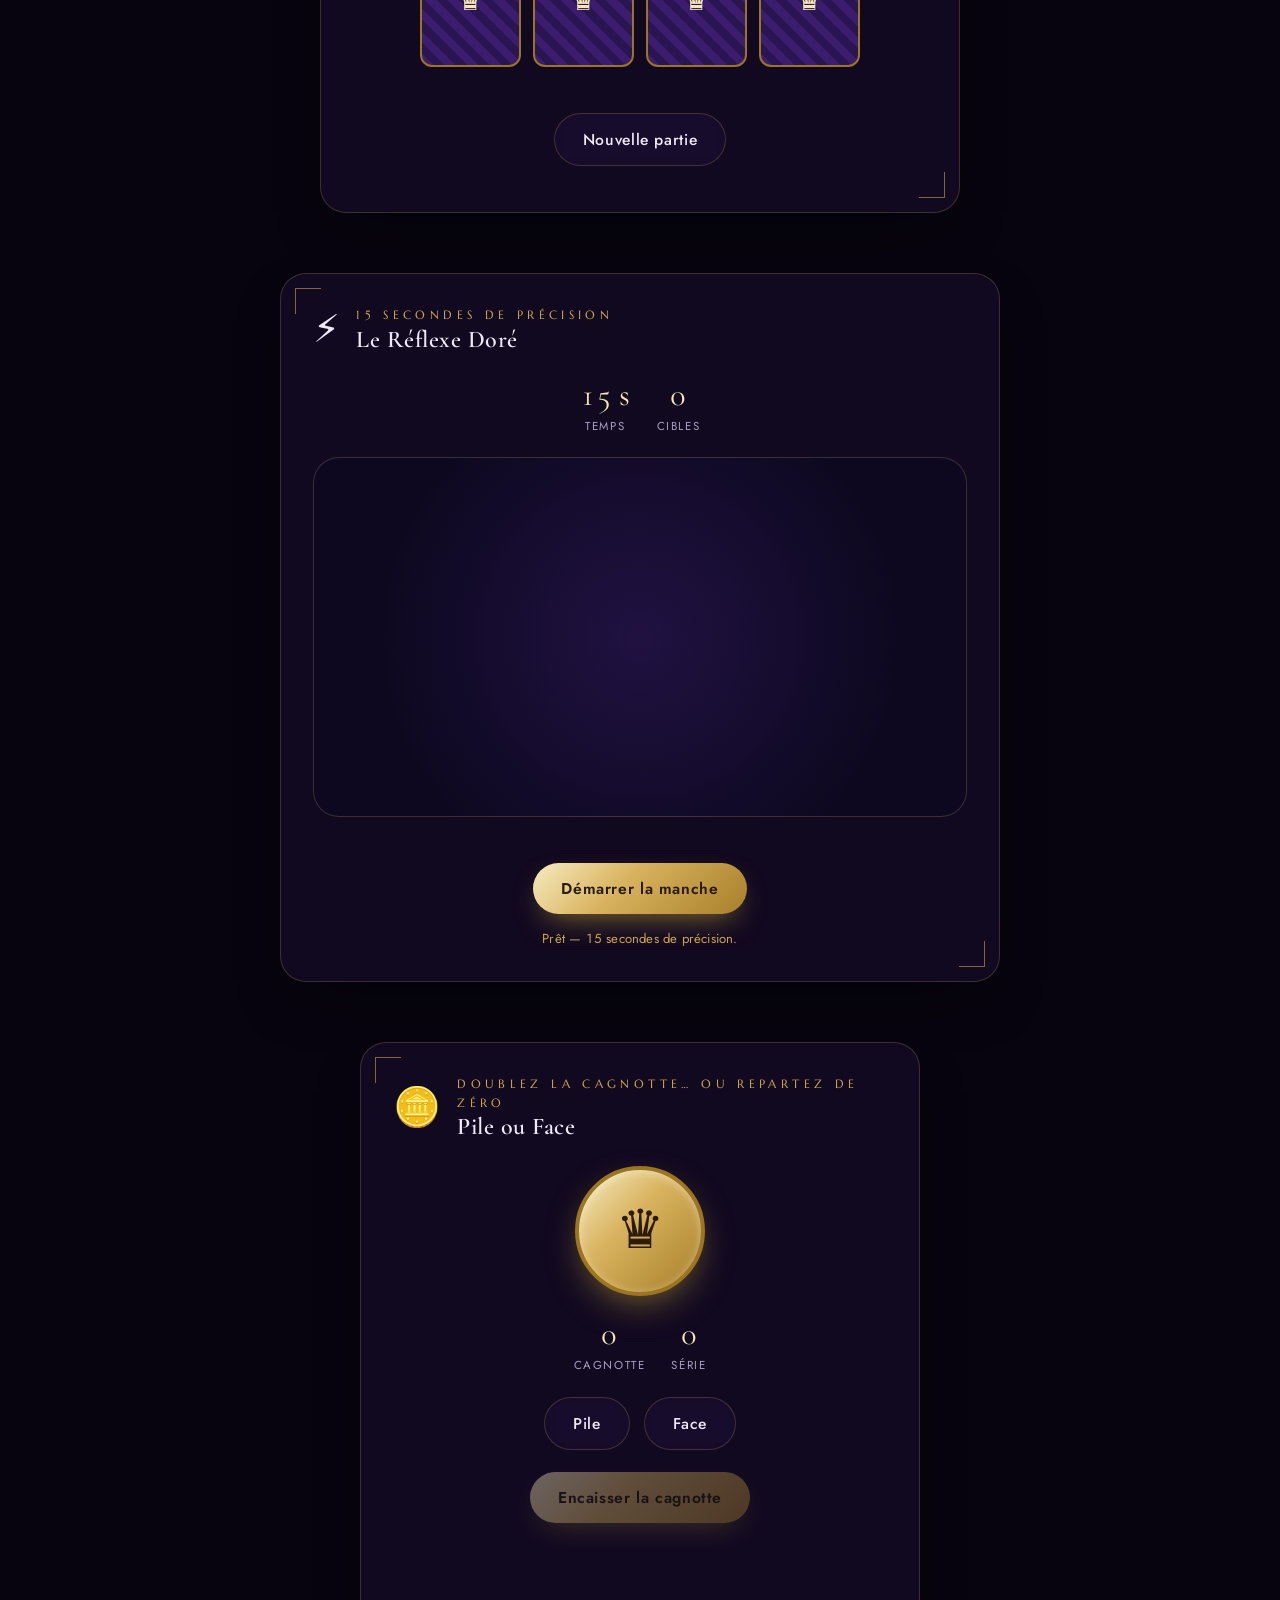
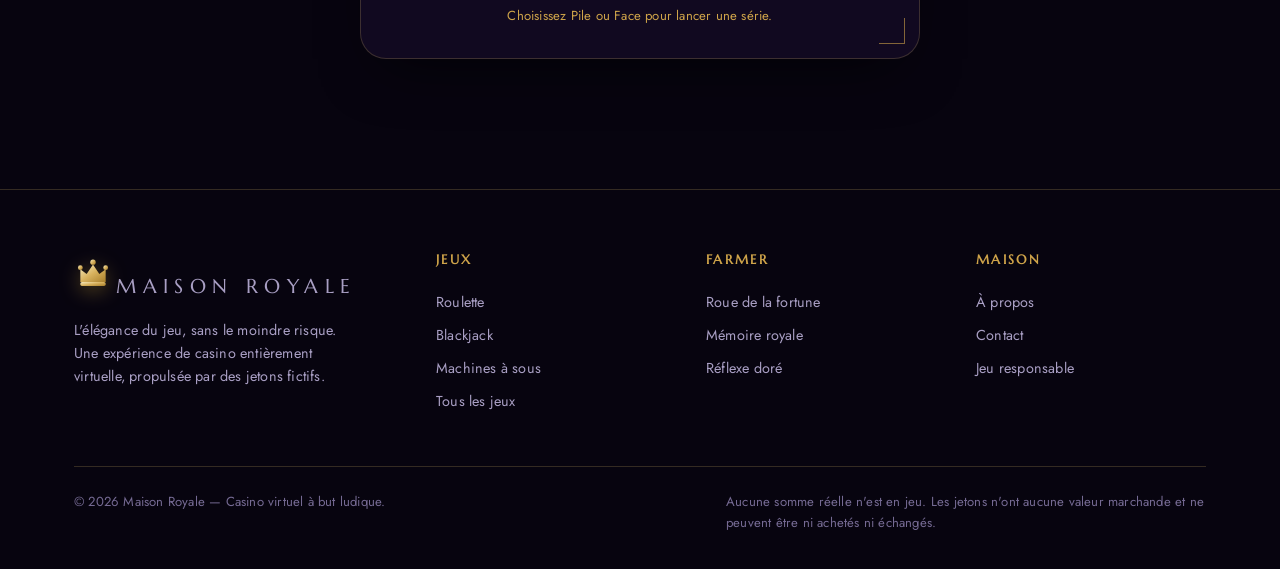
<file: minijeux.html>
<!DOCTYPE html>
<html lang="fr">
<head>
  <meta charset="UTF-8">
  <meta name="viewport" content="width=device-width, initial-scale=1.0">
  <title>Mini-jeux — Maison Royale</title>
  <meta name="description" content="Récoltez des jetons gratuitement : roue de la fortune, mémoire royale, réflexe doré et pile ou face. Aucune mise, que des gains.">
  <link rel="preconnect" href="https://fonts.googleapis.com">
  <link rel="preconnect" href="https://fonts.gstatic.com" crossorigin>
  <link href="https://fonts.googleapis.com/css2?family=Cormorant+Garamond:ital,wght@0,400;0,500;0,600;0,700;1,500&family=Jost:wght@300;400;500;600&family=Marcellus&display=swap" rel="stylesheet">
  <link rel="stylesheet" href="css/style.css">
</head>
<body data-page="minijeux">

  <main>
    <!-- Intro -->
    <section class="content-page section" style="padding-bottom:0">
      <div class="container">
        <div class="section-head reveal">
          <p class="eyebrow">La salle des trésors</p>
          <h2>Récoltez vos <span class="gold-text">jetons.</span></h2>
          <div class="rule-gold"></div>
          <p class="lead" style="margin-inline:auto; margin-top:18px">
            Ici, rien ne se mise — tout se gagne. Quatre divertissements offerts par la maison
            pour garnir votre cassette. Revenez régulièrement : les largesses se renouvellent.
          </p>
        </div>
      </div>
    </section>

    <!-- 1. Roue de la fortune -->
    <section class="section" style="padding-top:30px; padding-bottom:30px">
      <div class="container">
        <div class="panel panel-pad corner-deco reveal" style="max-width:720px; margin-inline:auto">
          <div class="mg-head">
            <span class="mi">🎡</span>
            <div>
              <p class="eyebrow">Une rotation toutes les 4 heures</p>
              <h3>La Roue de la Fortune</h3>
            </div>
          </div>
          <div class="fortune-wrap">
            <div class="fortune-outer">
              <div class="wheel-pointer"></div>
              <div class="fortune" id="fortune"></div>
              <div class="wheel-hub"><span class="res" id="fortune-hub">♛</span></div>
            </div>
            <button class="btn btn-gold" id="fortune-spin">Tourner la roue</button>
            <p class="cooldown" id="fortune-cd"></p>
          </div>
        </div>
      </div>
    </section>

    <!-- 2. Mémoire royale -->
    <section class="section" style="padding-top:30px; padding-bottom:30px">
      <div class="container">
        <div class="panel panel-pad corner-deco reveal" style="max-width:640px; margin-inline:auto">
          <div class="mg-head">
            <span class="mi">🃏</span>
            <div>
              <p class="eyebrow">Moins de coups, plus de jetons</p>
              <h3>La Mémoire Royale</h3>
            </div>
          </div>
          <div class="mg-stats">
            <div class="mg-stat"><div class="n" id="memory-moves">0</div><div class="l">Coups joués</div></div>
          </div>
          <div class="memory-grid" id="memory-grid"></div>
          <p class="mg-msg" id="memory-msg"></p>
          <div class="mg-actions">
            <button class="btn btn-ghost" id="memory-new">Nouvelle partie</button>
          </div>
          <p class="cooldown" id="memory-cd" style="text-align:center; margin-top:14px"></p>
        </div>
      </div>
    </section>

    <!-- 3. Réflexe doré -->
    <section class="section" style="padding-top:30px; padding-bottom:30px">
      <div class="container">
        <div class="panel panel-pad corner-deco reveal" style="max-width:720px; margin-inline:auto">
          <div class="mg-head">
            <span class="mi">⚡</span>
            <div>
              <p class="eyebrow">15 secondes de précision</p>
              <h3>Le Réflexe Doré</h3>
            </div>
          </div>
          <div class="mg-stats">
            <div class="mg-stat"><div class="n" id="reflex-timer">15 s</div><div class="l">Temps</div></div>
            <div class="mg-stat"><div class="n" id="reflex-score">0</div><div class="l">Cibles</div></div>
          </div>
          <div class="reflex-zone" id="reflex-zone"></div>
          <p class="mg-msg" id="reflex-msg"></p>
          <div class="mg-actions">
            <button class="btn btn-gold" id="reflex-start">Démarrer la manche</button>
          </div>
          <p class="cooldown" id="reflex-cd" style="text-align:center; margin-top:14px"></p>
        </div>
      </div>
    </section>

    <!-- 4. Pile ou Face -->
    <section class="section" style="padding-top:30px; padding-bottom:70px">
      <div class="container">
        <div class="panel panel-pad corner-deco reveal" style="max-width:560px; margin-inline:auto">
          <div class="mg-head">
            <span class="mi">🪙</span>
            <div>
              <p class="eyebrow">Doublez la cagnotte… ou repartez de zéro</p>
              <h3>Pile ou Face</h3>
            </div>
          </div>
          <div class="coinflip-wrap">
            <div class="flip-coin" id="coin">♛</div>
            <div class="mg-stats" style="margin:0">
              <div class="mg-stat"><div class="n" id="coin-pot">0</div><div class="l">Cagnotte</div></div>
              <div class="mg-stat"><div class="n" id="coin-streak">0</div><div class="l">Série</div></div>
            </div>
            <div class="coin-buttons">
              <button class="btn btn-ghost" id="coin-pile">Pile</button>
              <button class="btn btn-ghost" id="coin-face">Face</button>
            </div>
            <button class="btn btn-gold" id="coin-cash" disabled>Encaisser la cagnotte</button>
            <p class="mg-msg" id="coin-msg"></p>
            <p class="cooldown" id="coin-cd"></p>
          </div>
        </div>
      </div>
    </section>
  </main>

  <script src="js/core.js"></script>
  <script src="js/minigames.js"></script>
</body>
</html>
</file>
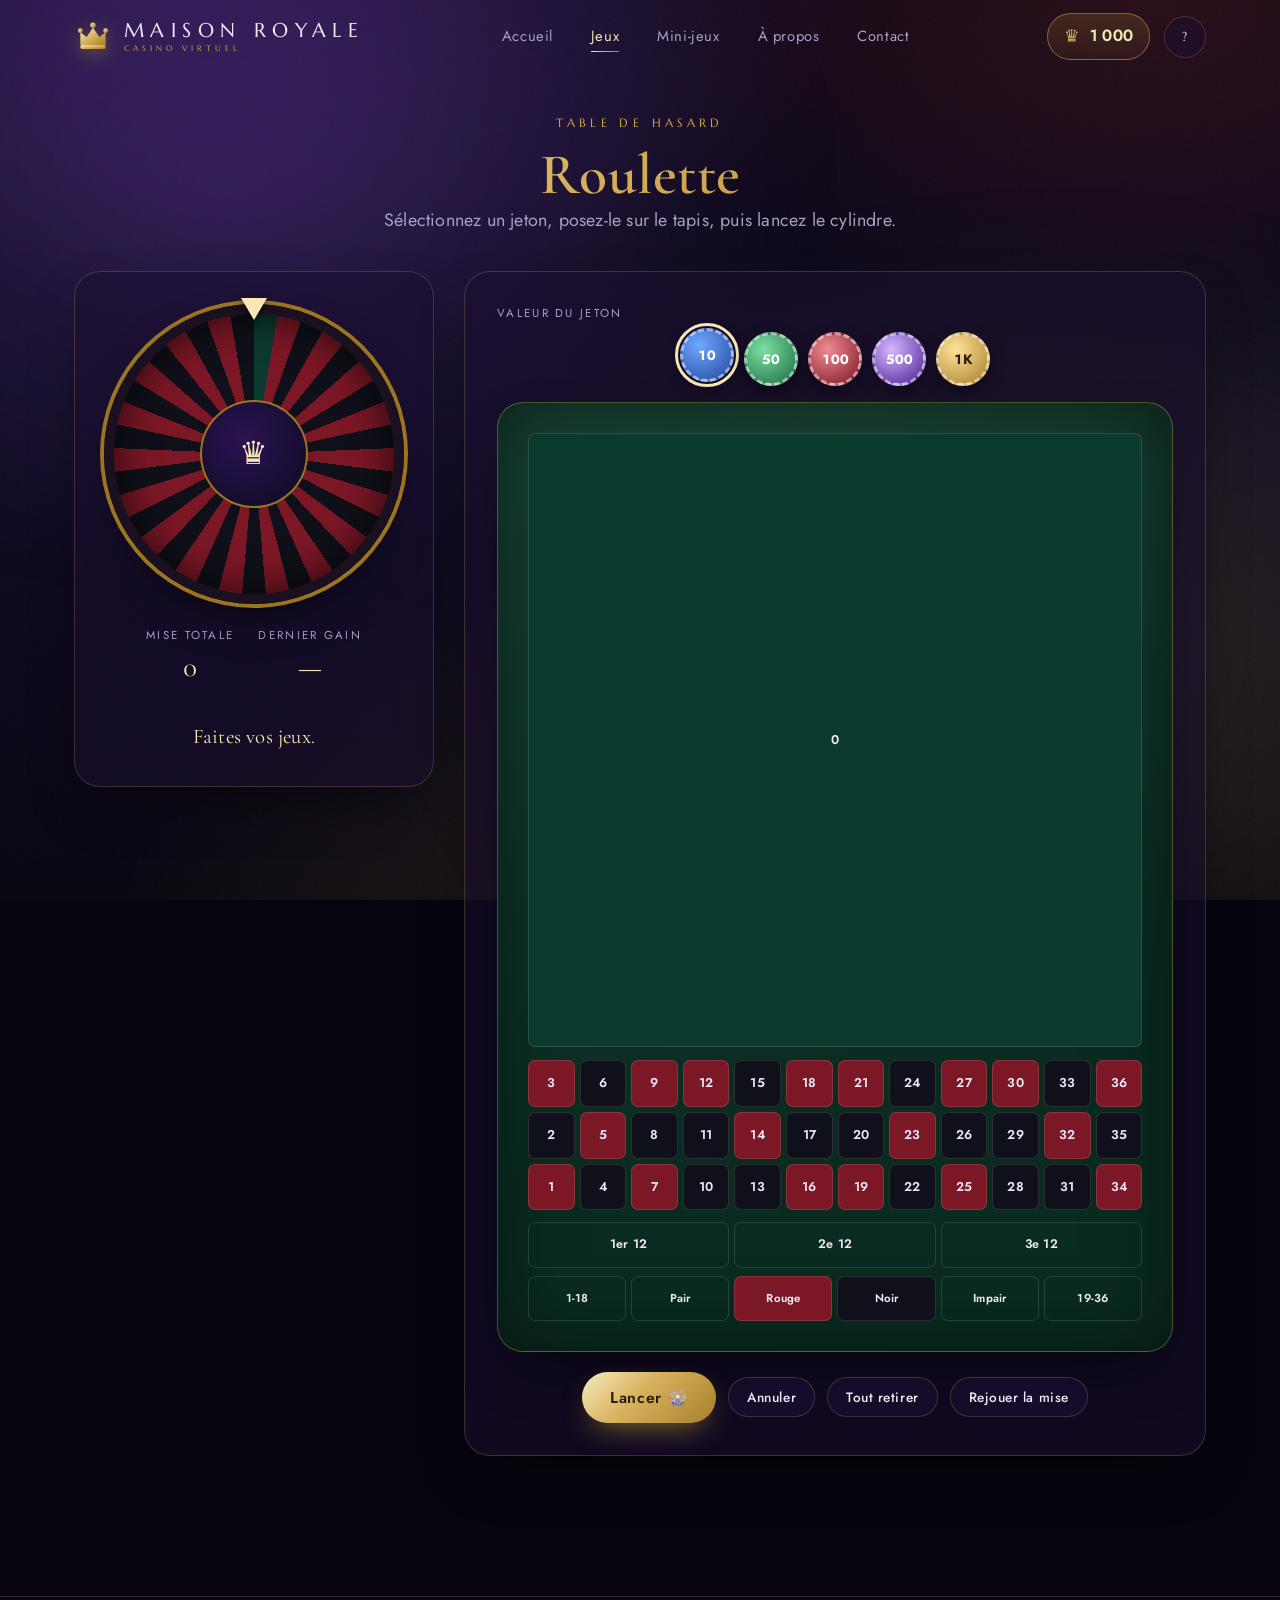
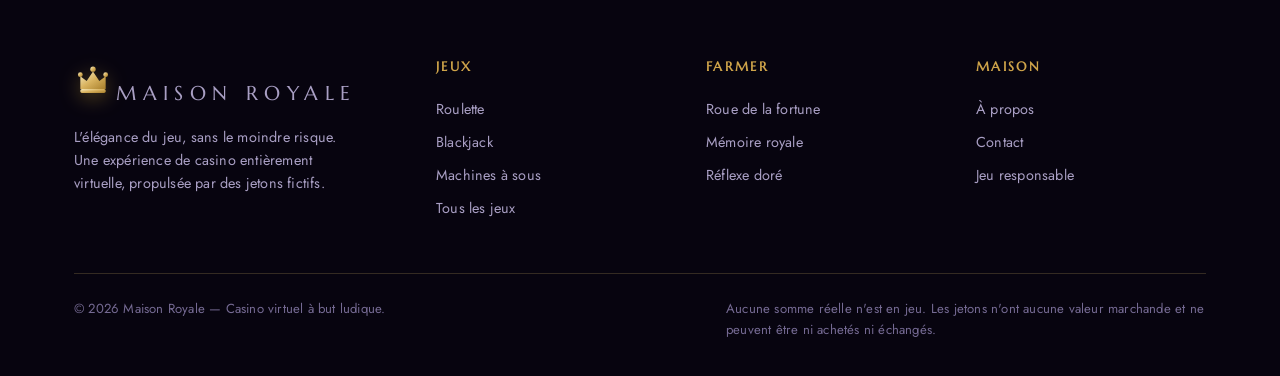
<file: roulette.html>
<!DOCTYPE html>
<html lang="fr">
<head>
  <meta charset="UTF-8">
  <meta name="viewport" content="width=device-width, initial-scale=1.0">
  <title>Roulette — Maison Royale</title>
  <link rel="preconnect" href="https://fonts.googleapis.com">
  <link rel="preconnect" href="https://fonts.gstatic.com" crossorigin>
  <link href="https://fonts.googleapis.com/css2?family=Cormorant+Garamond:ital,wght@0,400;0,500;0,600;0,700;1,500&family=Jost:wght@300;400;500;600&family=Marcellus&display=swap" rel="stylesheet">
  <link rel="stylesheet" href="css/style.css">
</head>
<body data-page="jeux">

  <main>
    <section class="game-page">
      <div class="container">
        <div class="game-header reveal">
          <p class="eyebrow">Table de hasard</p>
          <h1 class="gold-text">Roulette</h1>
          <p class="lead" style="margin-inline:auto">Sélectionnez un jeton, posez-le sur le tapis, puis lancez le cylindre.</p>
        </div>

        <div class="roulette-wrap reveal d1">

          <!-- Cylindre -->
          <div class="panel panel-pad wheel-zone">
            <div class="wheel-outer">
              <div class="wheel-pointer"></div>
              <div class="wheel" id="wheel"></div>
              <div class="wheel-hub"><span class="res" id="hub-res">♛</span></div>
            </div>
            <div class="bet-display">
              <div class="bet-box"><div class="k">Mise totale</div><div class="v" id="total-bet">0</div></div>
              <div class="bet-box"><div class="k">Dernier gain</div><div class="v" id="last-win">—</div></div>
            </div>
            <div class="msg-line" id="msg">Faites vos jeux.</div>
          </div>

          <!-- Tapis -->
          <div class="panel panel-pad">
            <div style="margin-bottom:16px">
              <div class="k" style="font-size:.72rem; letter-spacing:.2em; text-transform:uppercase; color:var(--muted); margin-bottom:10px">Valeur du jeton</div>
              <div class="chip-tray" id="chip-tray">
                <button class="chip selected" data-v="10">10</button>
                <button class="chip" data-v="50">50</button>
                <button class="chip" data-v="100">100</button>
                <button class="chip" data-v="500">500</button>
                <button class="chip" data-v="1000">1K</button>
              </div>
            </div>

            <div class="bet-board table-felt" id="bet-board"></div>

            <div class="controls" style="margin-top:20px">
              <button class="btn btn-gold" id="spin-btn">Lancer 🎡</button>
              <button class="btn btn-ghost btn-sm" id="undo-btn">Annuler</button>
              <button class="btn btn-ghost btn-sm" id="clear-btn">Tout retirer</button>
              <button class="btn btn-ghost btn-sm" id="repeat-btn">Rejouer la mise</button>
            </div>
          </div>

        </div>
      </div>
    </section>
  </main>

  <script src="js/core.js"></script>
  <script src="js/roulette.js"></script>
</body>
</html>
</file>
<file: css/style.css>
/* =========================================================================
   MAISON ROYALE — Casino virtuel
   Feuille de style principale
   Direction artistique : velours nocturne + or champagne, Art déco / Apple
   ========================================================================= */

/* ----------------------------- Variables ------------------------------- */
:root {
  /* Fonds */
  --bg: #07040f;
  --bg-2: #0d0820;
  --bg-3: #140b2c;

  /* Verre / panneaux */
  --panel: rgba(26, 16, 48, 0.55);
  --panel-solid: #150d2c;
  --panel-border: rgba(214, 180, 106, 0.22);
  --panel-border-strong: rgba(214, 180, 106, 0.45);

  /* Pourpre royal */
  --royal: #3b1d6e;
  --royal-2: #5a2ea6;
  --velvet: #2a1452;

  /* Or */
  --gold: #d4af37;
  --gold-1: #f6e7b4;
  --gold-2: #cfa44a;
  --gold-3: #9c7521;
  --gold-grad: linear-gradient(135deg, #f7ecc1 0%, #d8b25e 42%, #a87f2b 100%);

  /* Accents jeu */
  --red: #c0303d;
  --red-deep: #7c1726;
  --black-felt: #10101a;
  --green-felt: #0b3b2e;
  --win: #6fe3a0;
  --lose: #e06a78;

  /* Texte */
  --text: #eee8f7;
  --muted: #a99fc4;
  --muted-2: #756a93;
  --cream: #2a1c06;

  /* Mesures */
  --radius: 18px;
  --radius-lg: 26px;
  --maxw: 1180px;
  --header-h: 74px;

  --shadow: 0 24px 60px -24px rgba(0, 0, 0, 0.75);
  --shadow-gold: 0 0 0 1px var(--panel-border), 0 20px 50px -20px rgba(150, 110, 30, 0.35);

  --ease: cubic-bezier(.22, .61, .36, 1);
  --ease-spring: cubic-bezier(.34, 1.56, .64, 1);

  --font-display: 'Cormorant Garamond', 'Times New Roman', serif;
  --font-deco: 'Marcellus', 'Cormorant Garamond', serif;
  --font-body: 'Jost', system-ui, -apple-system, 'Segoe UI', sans-serif;
}

/* ----------------------------- Reset ----------------------------------- */
* {
  box-sizing: border-box;
  margin: 0;
  padding: 0;
}

html {
  scroll-behavior: smooth;
  -webkit-text-size-adjust: 100%;
}

body {
  font-family: var(--font-body);
  background: var(--bg);
  color: var(--text);
  line-height: 1.6;
  min-height: 100vh;
  overflow-x: hidden;
  letter-spacing: .2px;
  -webkit-font-smoothing: antialiased;
}

a {
  color: inherit;
  text-decoration: none;
}

button {
  font-family: inherit;
  cursor: pointer;
  border: none;
  background: none;
  color: inherit;
}

img {
  max-width: 100%;
  display: block;
}

ul {
  list-style: none;
}

:focus-visible {
  outline: 2px solid var(--gold);
  outline-offset: 3px;
  border-radius: 6px;
}

::selection {
  background: rgba(212, 175, 55, .3);
  color: #fff;
}

/* ----------------------- Fonds atmosphériques -------------------------- */
/* Aurore animée + grain */
.bg-atmos {
  position: fixed;
  inset: 0;
  z-index: -3;
  overflow: hidden;
  background:
    radial-gradient(1200px 700px at 15% -10%, rgba(90, 46, 166, .40), transparent 60%),
    radial-gradient(1000px 600px at 90% 0%, rgba(192, 48, 61, .18), transparent 55%),
    radial-gradient(900px 700px at 50% 110%, rgba(212, 175, 55, .12), transparent 60%),
    linear-gradient(180deg, var(--bg) 0%, var(--bg-2) 55%, var(--bg) 100%);
}

.bg-atmos::before {
  content: "";
  position: absolute;
  inset: -30%;
  background:
    radial-gradient(40% 40% at 30% 30%, rgba(120, 70, 200, .30), transparent 70%),
    radial-gradient(45% 45% at 70% 65%, rgba(212, 175, 55, .16), transparent 70%);
  filter: blur(40px);
  animation: aurora 22s ease-in-out infinite alternate;
}

@keyframes aurora {
  0% {
    transform: translate3d(-4%, -3%, 0) rotate(0deg) scale(1.05);
  }

  50% {
    transform: translate3d(5%, 4%, 0) rotate(8deg) scale(1.18);
  }

  100% {
    transform: translate3d(-2%, 6%, 0) rotate(-6deg) scale(1.08);
  }
}

/* Grain */
.bg-grain {
  position: fixed;
  inset: 0;
  z-index: -2;
  pointer-events: none;
  opacity: .05;
  background-image: url("data:image/svg+xml,%3Csvg xmlns='http://www.w3.org/2000/svg' width='160' height='160'%3E%3Cfilter id='n'%3E%3CfeTurbulence type='fractalNoise' baseFrequency='0.85' numOctaves='3'/%3E%3C/filter%3E%3Crect width='100%25' height='100%25' filter='url(%23n)'/%3E%3C/svg%3E");
}

/* Étoiles dorées discrètes */
.bg-stars {
  position: fixed;
  inset: 0;
  z-index: -1;
  pointer-events: none;
}

/* ------------------------------ Layout --------------------------------- */
.container {
  width: 100%;
  max-width: var(--maxw);
  margin-inline: auto;
  padding-inline: 24px;
}

.section {
  padding: 96px 0;
  position: relative;
}

main {
  min-height: 60vh;
}

/* Filet doré décoratif */
.rule-gold {
  height: 1px;
  width: 100%;
  max-width: 240px;
  margin: 18px auto;
  background: linear-gradient(90deg, transparent, var(--gold-2), transparent);
}

.rule-gold.left {
  margin-left: 0;
}

/* --------------------------- Typographie ------------------------------- */
.eyebrow {
  font-family: var(--font-deco);
  text-transform: uppercase;
  letter-spacing: .38em;
  font-size: .72rem;
  color: var(--gold-2);
  margin-bottom: 14px;
}

h1,
h2,
h3 {
  font-family: var(--font-display);
  font-weight: 600;
  line-height: 1.04;
  letter-spacing: .5px;
}

h1 {
  font-size: clamp(2.8rem, 7vw, 5.6rem);
}

h2 {
  font-size: clamp(2rem, 4.4vw, 3.4rem);
}

h3 {
  font-size: clamp(1.4rem, 2.4vw, 1.9rem);
}

.lead {
  font-size: clamp(1.05rem, 1.4vw, 1.25rem);
  color: var(--muted);
  max-width: 60ch;
}

.gold-text {
  background: var(--gold-grad);
  -webkit-background-clip: text;
  background-clip: text;
  -webkit-text-fill-color: transparent;
  color: transparent;
}

.serif-italic {
  font-family: var(--font-display);
  font-style: italic;
}

/* ------------------------------ En-tête -------------------------------- */
#site-header {
  position: fixed;
  top: 0;
  left: 0;
  right: 0;
  z-index: 100;
  height: var(--header-h);
  display: flex;
  align-items: center;
  transition: background .4s var(--ease), backdrop-filter .4s, border-color .4s;
  border-bottom: 1px solid transparent;
}

#site-header.scrolled {
  background: rgba(10, 6, 20, .72);
  backdrop-filter: blur(18px) saturate(140%);
  -webkit-backdrop-filter: blur(18px) saturate(140%);
  border-bottom: 1px solid var(--panel-border);
}

.header-inner {
  display: flex;
  align-items: center;
  gap: 24px;
  width: 100%;
}

.brand {
  display: flex;
  align-items: center;
  gap: 12px;
  flex-shrink: 0;
}

.brand .crest {
  width: 38px;
  height: 38px;
  flex-shrink: 0;
  filter: drop-shadow(0 4px 10px rgba(212, 175, 55, .4));
}

.brand-name {
  font-family: var(--font-deco);
  font-size: 1.25rem;
  letter-spacing: .32em;
  text-transform: uppercase;
  line-height: 1;
}

.brand-name small {
  display: block;
  font-size: .5rem;
  letter-spacing: .5em;
  color: var(--gold-2);
  margin-top: 3px;
}

.nav-main {
  display: flex;
  gap: 6px;
  margin-left: auto;
}

.nav-main a {
  position: relative;
  padding: 10px 16px;
  font-size: .92rem;
  color: var(--muted);
  border-radius: 10px;
  transition: color .3s var(--ease);
  font-weight: 400;
  letter-spacing: .04em;
}

.nav-main a::after {
  content: "";
  position: absolute;
  left: 16px;
  right: 16px;
  bottom: 6px;
  height: 1px;
  background: var(--gold-grad);
  transform: scaleX(0);
  transform-origin: left;
  transition: transform .4s var(--ease);
}

.nav-main a:hover {
  color: var(--text);
}

.nav-main a:hover::after,
.nav-main a.active::after {
  transform: scaleX(1);
}

.nav-main a.active {
  color: var(--gold-1);
}

.header-right {
  display: flex;
  align-items: center;
  gap: 14px;
  flex-shrink: 0;
}

/* Pastille de solde */
.balance-pill {
  display: flex;
  align-items: center;
  gap: 9px;
  padding: 9px 16px;
  background: linear-gradient(180deg, rgba(212, 175, 55, .16), rgba(212, 175, 55, .06));
  border: 1px solid var(--panel-border-strong);
  border-radius: 999px;
  font-variant-numeric: tabular-nums;
  cursor: pointer;
  transition: transform .3s var(--ease-spring), box-shadow .3s;
}

.balance-pill:hover {
  transform: translateY(-1px);
  box-shadow: 0 8px 24px -8px rgba(212, 175, 55, .5);
}

.balance-pill .coin {
  font-size: 1.1rem;
  line-height: 1;
}

.balance-pill .amount {
  font-weight: 600;
  font-size: 1.02rem;
  color: var(--gold-1);
}

.balance-pill.pulse {
  animation: pillPulse .6s var(--ease);
}

@keyframes pillPulse {
  0% {
    transform: scale(1)
  }

  40% {
    transform: scale(1.12)
  }

  100% {
    transform: scale(1)
  }
}

.btn-account {
  width: 42px;
  height: 42px;
  border-radius: 50%;
  display: grid;
  place-items: center;
  background: var(--panel);
  border: 1px solid var(--panel-border);
  transition: transform .3s var(--ease-spring), border-color .3s;
  font-family: var(--font-deco);
}

.btn-account:hover {
  transform: translateY(-1px);
  border-color: var(--gold-2);
}

.nav-toggle {
  display: none;
  width: 42px;
  height: 42px;
  place-items: center;
}

.nav-toggle span,
.nav-toggle span::before,
.nav-toggle span::after {
  content: "";
  display: block;
  width: 22px;
  height: 2px;
  background: var(--text);
  border-radius: 2px;
  transition: .3s var(--ease);
}

.nav-toggle span::before {
  transform: translateY(-7px);
}

.nav-toggle span::after {
  transform: translateY(5px);
}

/* ------------------------------ Boutons -------------------------------- */
.btn {
  --b: var(--gold-grad);
  display: inline-flex;
  align-items: center;
  justify-content: center;
  gap: 10px;
  padding: 14px 28px;
  border-radius: 999px;
  font-weight: 500;
  font-size: .98rem;
  letter-spacing: .04em;
  position: relative;
  overflow: hidden;
  transition: transform .35s var(--ease-spring), box-shadow .35s;
  white-space: nowrap;
}

.btn-gold {
  background: var(--gold-grad);
  color: #2a1c06;
  font-weight: 600;
  box-shadow: 0 12px 30px -12px rgba(212, 175, 55, .7);
}

.btn-gold::after {
  content: "";
  position: absolute;
  inset: 0;
  background: linear-gradient(110deg, transparent 30%, rgba(255, 255, 255, .6) 50%, transparent 70%);
  transform: translateX(-120%);
  transition: transform .7s var(--ease);
}

.btn-gold:hover {
  transform: translateY(-2px);
  box-shadow: 0 18px 40px -12px rgba(212, 175, 55, .85);
}

.btn-gold:hover::after {
  transform: translateX(120%);
}

.btn-ghost {
  background: var(--panel);
  border: 1px solid var(--panel-border);
  color: var(--text);
  backdrop-filter: blur(8px);
}

.btn-ghost:hover {
  transform: translateY(-2px);
  border-color: var(--gold-2);
  color: var(--gold-1);
}

.btn:disabled {
  opacity: .4;
  cursor: not-allowed;
  transform: none !important;
}

.btn-sm {
  padding: 9px 18px;
  font-size: .85rem;
}

.btn-block {
  width: 100%;
}

/* ------------------------------ Cartes --------------------------------- */
.panel {
  background: var(--panel);
  border: 1px solid var(--panel-border);
  border-radius: var(--radius-lg);
  backdrop-filter: blur(16px) saturate(130%);
  -webkit-backdrop-filter: blur(16px) saturate(130%);
  box-shadow: var(--shadow);
  position: relative;
}

.panel-pad {
  padding: 32px;
}

/* Coins dorés décoratifs (Art déco) */
.corner-deco::before,
.corner-deco::after {
  content: "";
  position: absolute;
  width: 26px;
  height: 26px;
  pointer-events: none;
  border: 1px solid var(--gold-2);
  opacity: .6;
}

.corner-deco::before {
  top: 14px;
  left: 14px;
  border-right: none;
  border-bottom: none;
}

.corner-deco::after {
  bottom: 14px;
  right: 14px;
  border-left: none;
  border-top: none;
}

/* ----------------------------- Héros ----------------------------------- */
.hero {
  min-height: 100vh;
  display: flex;
  align-items: center;
  position: relative;
  padding-top: var(--header-h);
}

.hero-inner {
  text-align: center;
  max-width: 880px;
  margin-inline: auto;
}

.hero h1 {
  margin: 8px 0 22px;
}

.hero .lead {
  margin: 0 auto 38px;
}

.hero-cta {
  display: flex;
  gap: 16px;
  justify-content: center;
  flex-wrap: wrap;
}

.scroll-hint {
  position: absolute;
  bottom: 28px;
  left: 50%;
  transform: translateX(-50%);
  color: var(--muted-2);
  font-size: .72rem;
  letter-spacing: .3em;
  text-transform: uppercase;
  display: flex;
  flex-direction: column;
  align-items: center;
  gap: 10px;
}

.scroll-hint .line {
  width: 1px;
  height: 40px;
  background: linear-gradient(var(--gold-2), transparent);
  animation: scrollLine 2s var(--ease) infinite;
}

@keyframes scrollLine {
  0% {
    opacity: 0;
    transform: scaleY(0);
    transform-origin: top
  }

  40% {
    opacity: 1;
    transform: scaleY(1)
  }

  100% {
    opacity: 0;
    transform: scaleY(1);
    transform-origin: bottom
  }
}

/* --------------------------- Grille de jeux ---------------------------- */
.section-head {
  text-align: center;
  margin-bottom: 56px;
}

.section-head.left {
  text-align: left;
}

.game-grid {
  display: grid;
  grid-template-columns: repeat(auto-fit, minmax(280px, 1fr));
  gap: 24px;
}

.game-card {
  position: relative;
  border-radius: var(--radius-lg);
  overflow: hidden;
  background: linear-gradient(160deg, rgba(40, 24, 72, .7), rgba(13, 8, 32, .85));
  border: 1px solid var(--panel-border);
  min-height: 280px;
  display: flex;
  flex-direction: column;
  justify-content: flex-end;
  padding: 28px;
  transition: transform .5s var(--ease), border-color .5s, box-shadow .5s;
}

.game-card .glow {
  position: absolute;
  inset: 0;
  z-index: 0;
  opacity: 0;
  transition: opacity .5s;
  background: radial-gradient(120% 80% at 50% 0%, rgba(212, 175, 55, .22), transparent 60%);
}

.game-card .icon {
  position: absolute;
  top: 26px;
  right: 28px;
  font-size: 2.6rem;
  opacity: .9;
  z-index: 1;
  filter: drop-shadow(0 6px 14px rgba(0, 0, 0, .5));
  transition: transform .6s var(--ease-spring);
}

.game-card h3 {
  position: relative;
  z-index: 1;
  margin-bottom: 6px;
}

.game-card p {
  position: relative;
  z-index: 1;
  color: var(--muted);
  font-size: .92rem;
  max-width: 34ch;
}

.game-card .go {
  position: relative;
  z-index: 1;
  margin-top: 18px;
  display: inline-flex;
  align-items: center;
  gap: 8px;
  color: var(--gold-1);
  font-size: .88rem;
  letter-spacing: .04em;
}

.game-card .go svg {
  transition: transform .4s var(--ease);
}

.game-card:hover {
  transform: translateY(-8px);
  border-color: var(--panel-border-strong);
  box-shadow: 0 30px 60px -28px rgba(120, 70, 200, .55);
}

.game-card:hover .glow {
  opacity: 1;
}

.game-card:hover .icon {
  transform: scale(1.12) rotate(-6deg);
}

.game-card:hover .go svg {
  transform: translateX(5px);
}

.game-card .tag {
  position: absolute;
  top: 24px;
  left: 28px;
  z-index: 1;
  font-size: .66rem;
  letter-spacing: .2em;
  text-transform: uppercase;
  padding: 5px 11px;
  border-radius: 999px;
  background: rgba(212, 175, 55, .14);
  border: 1px solid var(--panel-border);
  color: var(--gold-2);
}

/* --------------------------- Bandeau de stats -------------------------- */
.stat-row {
  display: grid;
  grid-template-columns: repeat(auto-fit, minmax(150px, 1fr));
  gap: 18px;
}

.stat {
  text-align: center;
  padding: 26px 16px;
}

.stat .num {
  font-family: var(--font-display);
  font-size: 2.6rem;
  color: var(--gold-1);
  line-height: 1;
  font-variant-numeric: tabular-nums;
}

.stat .lbl {
  font-size: .78rem;
  letter-spacing: .18em;
  text-transform: uppercase;
  color: var(--muted);
  margin-top: 10px;
}

/* ------------------------- Pages de jeu (commun) ----------------------- */
.game-page {
  padding-top: calc(var(--header-h) + 40px);
  padding-bottom: 80px;
}

.game-header {
  text-align: center;
  margin-bottom: 36px;
}

.game-header h1 {
  font-size: clamp(2.2rem, 5vw, 3.6rem);
}

.game-stage {
  display: grid;
  gap: 28px;
}

.table-felt {
  background:
    radial-gradient(120% 120% at 50% 0%, rgba(255, 255, 255, .04), transparent 60%),
    linear-gradient(160deg, #143f30, #0a2c20 70%);
  border: 1px solid rgba(212, 175, 55, .3);
  border-radius: var(--radius-lg);
  box-shadow: inset 0 0 80px rgba(0, 0, 0, .5), var(--shadow);
  padding: 30px;
}

.controls {
  display: flex;
  flex-wrap: wrap;
  gap: 12px;
  align-items: center;
  justify-content: center;
}

.bet-display {
  display: flex;
  gap: 24px;
  flex-wrap: wrap;
  justify-content: center;
  align-items: center;
  margin-bottom: 8px;
}

.bet-box {
  text-align: center;
}

.bet-box .k {
  font-size: .72rem;
  letter-spacing: .2em;
  text-transform: uppercase;
  color: var(--muted);
}

.bet-box .v {
  font-family: var(--font-display);
  font-size: 1.8rem;
  color: var(--gold-1);
  font-variant-numeric: tabular-nums;
}

.chip-tray {
  display: flex;
  gap: 10px;
  justify-content: center;
  flex-wrap: wrap;
}

.chip {
  width: 54px;
  height: 54px;
  border-radius: 50%;
  display: grid;
  place-items: center;
  font-weight: 700;
  font-size: .85rem;
  color: #fff;
  position: relative;
  border: 3px dashed rgba(255, 255, 255, .5);
  box-shadow: 0 6px 16px rgba(0, 0, 0, .4);
  transition: transform .25s var(--ease-spring);
  font-variant-numeric: tabular-nums;
}

.chip:hover {
  transform: translateY(-4px) scale(1.06);
}

.chip.selected {
  outline: 3px solid var(--gold-1);
  outline-offset: 2px;
  transform: translateY(-4px);
}

.chip[data-v="10"] {
  background: radial-gradient(circle at 35% 30%, #6ea8ff, #234a9e);
}

.chip[data-v="50"] {
  background: radial-gradient(circle at 35% 30%, #7be0a0, #1f6d44);
}

.chip[data-v="100"] {
  background: radial-gradient(circle at 35% 30%, #f08a92, #7c1726);
}

.chip[data-v="500"] {
  background: radial-gradient(circle at 35% 30%, #d6b6ff, #4b2192);
}

.chip[data-v="1000"] {
  background: radial-gradient(circle at 35% 30%, #ffe39a, #a87f2b);
  color: #2a1c06;
}

.msg-line {
  text-align: center;
  min-height: 30px;
  font-family: var(--font-display);
  font-size: 1.3rem;
  color: var(--gold-1);
}

.msg-line.win {
  color: var(--win);
}

.msg-line.lose {
  color: var(--lose);
}

/* ----------------------------- Roulette -------------------------------- */
.roulette-wrap {
  display: grid;
  grid-template-columns: minmax(280px, 360px) 1fr;
  gap: 30px;
  align-items: start;
}

.wheel-zone {
  display: flex;
  flex-direction: column;
  align-items: center;
  gap: 22px;
}

.wheel-outer {
  position: relative;
  width: 300px;
  height: 300px;
}

.wheel-pointer {
  position: absolute;
  top: -6px;
  left: 50%;
  transform: translateX(-50%);
  z-index: 5;
  width: 0;
  height: 0;
  border-left: 13px solid transparent;
  border-right: 13px solid transparent;
  border-top: 22px solid var(--gold-1);
  filter: drop-shadow(0 2px 4px rgba(0, 0, 0, .6));
}

.wheel {
  width: 100%;
  height: 100%;
  border-radius: 50%;
  position: relative;
  border: 10px solid #1a1020;
  box-shadow: 0 0 0 4px var(--gold-3), inset 0 0 40px rgba(0, 0, 0, .7), 0 20px 50px -20px rgba(0, 0, 0, .8);
  transition: transform 5.2s cubic-bezier(.12, .66, .16, 1);
}

.wheel-hub {
  position: absolute;
  inset: 32%;
  border-radius: 50%;
  background: radial-gradient(circle at 40% 35%, #2a1452, #0d0820);
  border: 2px solid var(--gold-3);
  display: grid;
  place-items: center;
  z-index: 2;
}

.wheel-hub .res {
  font-family: var(--font-display);
  font-size: 2rem;
  color: var(--gold-1);
}

.result-num {
  font-family: var(--font-display);
  font-size: 3rem;
  line-height: 1;
  width: 80px;
  height: 80px;
  border-radius: 50%;
  display: grid;
  place-items: center;
  margin: 0 auto;
  border: 2px solid var(--gold-2);
}

.result-num.red {
  background: var(--red-deep);
}

.result-num.black {
  background: var(--black-felt);
}

.result-num.green {
  background: var(--green-felt);
}

.bet-board {
  display: flex;
  flex-direction: column;
  gap: 8px;
}

.bet-numbers {
  display: grid;
  grid-template-columns: repeat(12, 1fr);
  gap: 5px;
}

.bet-cell {
  aspect-ratio: 1;
  display: grid;
  place-items: center;
  border-radius: 7px;
  font-size: .8rem;
  font-weight: 600;
  border: 1px solid rgba(255, 255, 255, .12);
  position: relative;
  transition: transform .2s var(--ease), box-shadow .2s;
  user-select: none;
}

.bet-cell.red {
  background: var(--red-deep);
}

.bet-cell.black {
  background: var(--black-felt);
}

.bet-cell.green {
  background: var(--green-felt);
  grid-column: span 1;
}

.bet-cell:hover {
  transform: translateY(-2px);
  box-shadow: 0 0 0 2px var(--gold-1);
  cursor: pointer;
}

.bet-cell .stake {
  position: absolute;
  bottom: -4px;
  right: -4px;
  width: 20px;
  height: 20px;
  border-radius: 50%;
  background: var(--gold-grad);
  color: #2a1c06;
  font-size: .6rem;
  display: grid;
  place-items: center;
  font-weight: 700;
  box-shadow: 0 2px 6px rgba(0, 0, 0, .5);
}

.bet-outside {
  display: grid;
  grid-template-columns: repeat(3, 1fr);
  gap: 5px;
  margin-top: 4px;
}

.bet-outside .bet-cell {
  aspect-ratio: auto;
  padding: 12px 6px;
  font-size: .78rem;
}

.bet-evens {
  display: grid;
  grid-template-columns: repeat(6, 1fr);
  gap: 5px;
}

.bet-evens .bet-cell {
  aspect-ratio: auto;
  padding: 12px 4px;
  font-size: .72rem;
}

/* ---------------------------- Blackjack -------------------------------- */
.bj-table {
  display: flex;
  flex-direction: column;
  gap: 30px;
  align-items: center;
}

.hand-zone {
  width: 100%;
  text-align: center;
}

.hand-zone .who {
  font-family: var(--font-deco);
  letter-spacing: .2em;
  text-transform: uppercase;
  color: var(--gold-2);
  font-size: .8rem;
  margin-bottom: 12px;
}

.hand {
  display: flex;
  gap: 12px;
  justify-content: center;
  min-height: 130px;
  perspective: 900px;
}

.card {
  width: 86px;
  height: 124px;
  border-radius: 11px;
  position: relative;
  background: linear-gradient(160deg, #fdfbf5, #e9e2d2);
  color: #1a1a1a;
  box-shadow: 0 10px 24px -8px rgba(0, 0, 0, .6);
  display: flex;
  flex-direction: column;
  justify-content: space-between;
  padding: 8px 10px;
  font-weight: 700;
  transform-style: preserve-3d;
  animation: dealCard .45s var(--ease-spring) both;
}

@keyframes dealCard {
  from {
    opacity: 0;
    transform: translateY(-40px) rotateY(40deg) scale(.8);
  }

  to {
    opacity: 1;
    transform: none;
  }
}

.card.red {
  color: var(--red);
}

.card .rank {
  font-size: 1.15rem;
  line-height: 1;
}

.card .suit-big {
  font-size: 1.9rem;
  text-align: center;
}

.card .rank.bottom {
  align-self: flex-end;
  transform: rotate(180deg);
}

.card.back {
  background:
    repeating-linear-gradient(45deg, #3b1d6e 0 8px, #2a1452 8px 16px);
  border: 3px solid var(--gold-3);
}

.card.back::after {
  content: "♛";
  position: absolute;
  inset: 0;
  display: grid;
  place-items: center;
  font-size: 2rem;
  color: var(--gold-1);
}

.score-badge {
  display: inline-block;
  margin-top: 12px;
  padding: 4px 14px;
  border-radius: 999px;
  background: rgba(255, 255, 255, .08);
  border: 1px solid var(--panel-border);
  font-variant-numeric: tabular-nums;
  font-size: .9rem;
  color: var(--gold-1);
}

/* ------------------------------ Slots ---------------------------------- */
.slot-machine {
  max-width: 520px;
  margin-inline: auto;
}

.slot-frame {
  background: linear-gradient(180deg, #2a1452, #140b2c);
  border: 2px solid var(--gold-3);
  border-radius: 24px;
  padding: 26px;
  box-shadow: inset 0 0 50px rgba(0, 0, 0, .6), var(--shadow);
}

.reels {
  display: grid;
  grid-template-columns: repeat(3, 1fr);
  gap: 12px;
  background: #0a0612;
  border-radius: 16px;
  padding: 14px;
  border: 1px solid var(--panel-border);
}

.reel {
  height: 120px;
  overflow: hidden;
  border-radius: 12px;
  background: linear-gradient(180deg, #fdfbf5, #ece5d4);
  position: relative;
  box-shadow: inset 0 6px 12px rgba(0, 0, 0, .25), inset 0 -6px 12px rgba(0, 0, 0, .25);
}

.reel-strip {
  position: absolute;
  left: 0;
  right: 0;
  top: 0;
  display: flex;
  flex-direction: column;
}

.reel-strip .sym {
  height: 120px;
  display: grid;
  place-items: center;
  font-size: 3.6rem;
}

.reel.win-line {
  box-shadow: inset 0 0 0 3px var(--gold-1), 0 0 24px rgba(212, 175, 55, .6);
}

.payline {
  height: 2px;
  background: linear-gradient(90deg, transparent, var(--red), transparent);
  margin: 14px 0;
  opacity: .6;
}

.paytable {
  display: grid;
  grid-template-columns: repeat(auto-fit, minmax(120px, 1fr));
  gap: 10px;
  margin-top: 24px;
}

.paytable .pt {
  display: flex;
  align-items: center;
  justify-content: space-between;
  gap: 8px;
  padding: 8px 12px;
  background: var(--panel);
  border: 1px solid var(--panel-border);
  border-radius: 10px;
  font-size: .85rem;
}

.paytable .pt .syms {
  font-size: 1.1rem;
}

.paytable .pt .x {
  color: var(--gold-1);
  font-weight: 600;
}

/* --------------------------- Mini-jeux --------------------------------- */
.mini-grid {
  display: grid;
  grid-template-columns: repeat(auto-fit, minmax(260px, 1fr));
  gap: 24px;
}

.mini-card {
  padding: 28px;
  display: flex;
  flex-direction: column;
  gap: 14px;
  min-height: 230px;
}

.mini-card .mi {
  font-size: 2.4rem;
}

.mini-card h3 {
  font-size: 1.4rem;
}

.mini-card p {
  color: var(--muted);
  font-size: .9rem;
  flex: 1;
}

.cooldown {
  font-size: .82rem;
  color: var(--gold-2);
  font-variant-numeric: tabular-nums;
}

/* Roue de la fortune */
.fortune-wrap {
  display: flex;
  flex-direction: column;
  align-items: center;
  gap: 26px;
}

.fortune-outer {
  position: relative;
  width: 320px;
  height: 320px;
}

.fortune {
  width: 100%;
  height: 100%;
  border-radius: 50%;
  border: 10px solid #1a1020;
  box-shadow: 0 0 0 4px var(--gold-3), inset 0 0 40px rgba(0, 0, 0, .6);
  transition: transform 4.5s cubic-bezier(.12, .66, .16, 1);
  position: relative;
}

.fortune-label {
  position: absolute;
  left: 50%;
  top: 50%;
  transform-origin: 0 0;
  font-family: var(--font-display);
  font-weight: 600;
  color: #fff;
  font-size: 1rem;
  pointer-events: none;
}

/* Mémoire */
.memory-grid {
  display: grid;
  grid-template-columns: repeat(4, 1fr);
  gap: 12px;
  max-width: 440px;
  margin-inline: auto;
}

.mem-card {
  aspect-ratio: 3/4;
  border-radius: 12px;
  position: relative;
  cursor: pointer;
  perspective: 700px;
}

.mem-inner {
  position: absolute;
  inset: 0;
  transform-style: preserve-3d;
  transition: transform .5s var(--ease-spring);
}

.mem-card.flipped .mem-inner,
.mem-card.matched .mem-inner {
  transform: rotateY(180deg);
}

.mem-face {
  position: absolute;
  inset: 0;
  border-radius: 12px;
  backface-visibility: hidden;
  display: grid;
  place-items: center;
  font-size: 2.2rem;
}

.mem-front {
  background: repeating-linear-gradient(45deg, #3b1d6e 0 8px, #2a1452 8px 16px);
  border: 2px solid var(--gold-3);
}

.mem-front::after {
  content: "♛";
  color: var(--gold-1);
  font-size: 1.8rem;
}

.mem-back {
  background: linear-gradient(160deg, #fdfbf5, #ece5d4);
  transform: rotateY(180deg);
  color: #2a1452;
}

.mem-card.matched .mem-back {
  box-shadow: 0 0 0 3px var(--win);
}

/* Réflexe */
.reflex-zone {
  position: relative;
  height: 360px;
  border-radius: var(--radius-lg);
  overflow: hidden;
  background: radial-gradient(circle at 50% 50%, rgba(90, 46, 166, .25), transparent 70%), var(--bg-2);
  border: 1px solid var(--panel-border);
}

.reflex-target {
  position: absolute;
  width: 64px;
  height: 64px;
  border-radius: 50%;
  background: var(--gold-grad);
  display: grid;
  place-items: center;
  font-size: 1.6rem;
  color: #2a1c06;
  cursor: pointer;
  box-shadow: 0 8px 20px rgba(212, 175, 55, .5);
  animation: pop .2s var(--ease-spring);
}

@keyframes pop {
  from {
    transform: scale(0)
  }

  to {
    transform: scale(1)
  }
}

/* ----------------------------- Modale ---------------------------------- */
.modal-overlay {
  position: fixed;
  inset: 0;
  z-index: 200;
  display: none;
  place-items: center;
  padding: 24px;
  background: rgba(5, 3, 12, .7);
  backdrop-filter: blur(8px);
  opacity: 0;
  transition: opacity .35s var(--ease);
}

.modal-overlay.open {
  display: grid;
  opacity: 1;
}

.modal {
  width: 100%;
  max-width: 440px;
  background: linear-gradient(160deg, #1a1030, #0d0820);
  border: 1px solid var(--panel-border-strong);
  border-radius: var(--radius-lg);
  padding: 38px;
  box-shadow: var(--shadow);
  transform: translateY(20px) scale(.96);
  transition: transform .4s var(--ease-spring);
  position: relative;
}

.modal-overlay.open .modal {
  transform: none;
}

.modal h3 {
  text-align: center;
  margin-bottom: 6px;
}

.modal .sub {
  text-align: center;
  color: var(--muted);
  font-size: .9rem;
  margin-bottom: 24px;
}

.modal-close {
  position: absolute;
  top: 18px;
  right: 18px;
  width: 34px;
  height: 34px;
  border-radius: 50%;
  display: grid;
  place-items: center;
  color: var(--muted);
  border: 1px solid var(--panel-border);
  transition: .3s;
}

.modal-close:hover {
  color: var(--text);
  border-color: var(--gold-2);
}

.field {
  margin-bottom: 16px;
}

.field label {
  display: block;
  font-size: .78rem;
  letter-spacing: .12em;
  text-transform: uppercase;
  color: var(--muted);
  margin-bottom: 7px;
}

.field input {
  width: 100%;
  padding: 13px 16px;
  border-radius: 12px;
  background: rgba(255, 255, 255, .05);
  border: 1px solid var(--panel-border);
  color: var(--text);
  font-family: inherit;
  font-size: 1rem;
  transition: border-color .3s;
}

.field input:focus {
  outline: none;
  border-color: var(--gold-2);
}

.tabs {
  display: flex;
  gap: 6px;
  background: rgba(255, 255, 255, .04);
  border-radius: 12px;
  padding: 5px;
  margin-bottom: 22px;
}

.tabs button {
  flex: 1;
  padding: 10px;
  border-radius: 9px;
  color: var(--muted);
  font-size: .9rem;
  transition: .3s;
}

.tabs button.active {
  background: var(--gold-grad);
  color: #2a1c06;
  font-weight: 600;
}

.modal-err {
  color: var(--lose);
  font-size: .85rem;
  text-align: center;
  min-height: 20px;
  margin-bottom: 8px;
}

.account-info {
  text-align: center;
}

.account-info .avatar {
  width: 72px;
  height: 72px;
  border-radius: 50%;
  margin: 0 auto 14px;
  display: grid;
  place-items: center;
  font-family: var(--font-display);
  font-size: 2rem;
  color: #2a1c06;
  background: var(--gold-grad);
}

.account-info .uname {
  font-family: var(--font-display);
  font-size: 1.5rem;
}

.account-info .stats-mini {
  display: grid;
  grid-template-columns: repeat(2, 1fr);
  gap: 12px;
  margin: 22px 0;
}

.account-info .stats-mini div {
  background: rgba(255, 255, 255, .04);
  border-radius: 12px;
  padding: 14px;
}

.account-info .stats-mini .n {
  font-family: var(--font-display);
  font-size: 1.5rem;
  color: var(--gold-1);
}

.account-info .stats-mini .l {
  font-size: .72rem;
  color: var(--muted);
  text-transform: uppercase;
  letter-spacing: .1em;
}

/* ----------------------------- Toasts ---------------------------------- */
#toast-zone {
  position: fixed;
  top: calc(var(--header-h) + 14px);
  right: 20px;
  z-index: 300;
  display: flex;
  flex-direction: column;
  gap: 10px;
}

.toast {
  padding: 13px 20px;
  border-radius: 14px;
  background: rgba(20, 12, 38, .92);
  backdrop-filter: blur(10px);
  border: 1px solid var(--panel-border);
  color: var(--text);
  font-size: .9rem;
  min-width: 200px;
  box-shadow: var(--shadow);
  transform: translateX(120%);
  transition: transform .45s var(--ease-spring);
  display: flex;
  align-items: center;
  gap: 10px;
}

.toast.show {
  transform: none;
}

.toast.win {
  border-color: var(--win);
}

.toast.lose {
  border-color: var(--lose);
}

.toast .ic {
  font-size: 1.2rem;
}

/* ----------------------- Overlay de victoire --------------------------- */
#win-overlay {
  position: fixed;
  inset: 0;
  z-index: 250;
  display: none;
  place-items: center;
  pointer-events: none;
}

#win-overlay.show {
  display: grid;
}

.win-burst {
  text-align: center;
  animation: winPop .6s var(--ease-spring) both;
}

.win-burst .big {
  font-family: var(--font-display);
  font-size: clamp(3rem, 10vw, 7rem);
}

.win-burst .amt {
  font-size: clamp(2rem, 6vw, 4rem);
  color: var(--gold-1);
  font-variant-numeric: tabular-nums;
}

@keyframes winPop {
  0% {
    transform: scale(.4);
    opacity: 0
  }

  60% {
    transform: scale(1.1);
    opacity: 1
  }

  100% {
    transform: scale(1);
    opacity: 1
  }
}

#fx-canvas {
  position: fixed;
  inset: 0;
  z-index: 240;
  pointer-events: none;
  display: none;
}

/* ------------------------------ Footer --------------------------------- */
#site-footer {
  border-top: 1px solid var(--panel-border);
  margin-top: 60px;
  padding: 60px 0 36px;
  position: relative;
}

.footer-grid {
  display: grid;
  grid-template-columns: 1.4fr 1fr 1fr 1fr;
  gap: 40px;
}

.footer-grid h4 {
  font-family: var(--font-deco);
  letter-spacing: .18em;
  text-transform: uppercase;
  font-size: .8rem;
  color: var(--gold-2);
  margin-bottom: 16px;
}

.footer-grid a {
  display: block;
  color: var(--muted);
  font-size: .9rem;
  padding: 5px 0;
  transition: color .3s;
}

.footer-grid a:hover {
  color: var(--gold-1);
}

.footer-about p {
  color: var(--muted);
  font-size: .9rem;
  max-width: 32ch;
  margin-top: 14px;
}

.footer-bottom {
  margin-top: 48px;
  padding-top: 24px;
  border-top: 1px solid var(--panel-border);
  display: flex;
  justify-content: space-between;
  gap: 16px;
  flex-wrap: wrap;
  color: var(--muted-2);
  font-size: .82rem;
}

.footer-bottom .disclaimer {
  max-width: 60ch;
}

/* --------------------- Pages contenu (À propos/Contact) ---------------- */
.content-page {
  padding-top: calc(var(--header-h) + 70px);
}

.prose {
  max-width: 70ch;
  margin-inline: auto;
}

.prose p {
  color: var(--muted);
  margin-bottom: 18px;
  font-size: 1.05rem;
}

.prose h2 {
  margin: 48px 0 18px;
}

.value-grid {
  display: grid;
  grid-template-columns: repeat(auto-fit, minmax(220px, 1fr));
  gap: 22px;
  margin-top: 30px;
}

.value {
  padding: 26px;
}

.value .vi {
  font-size: 2rem;
  margin-bottom: 12px;
}

.value h3 {
  font-size: 1.25rem;
  margin-bottom: 8px;
}

.value p {
  color: var(--muted);
  font-size: .92rem;
}

.contact-layout {
  display: grid;
  grid-template-columns: 1fr 1fr;
  gap: 40px;
  align-items: start;
}

.contact-info .line {
  display: flex;
  gap: 14px;
  align-items: flex-start;
  margin-bottom: 22px;
}

.contact-info .ci-ic {
  font-size: 1.4rem;
}

.contact-info .ci-k {
  font-size: .74rem;
  letter-spacing: .16em;
  text-transform: uppercase;
  color: var(--gold-2);
}

.contact-info .ci-v {
  color: var(--muted);
}

.success-note {
  color: var(--win);
  text-align: center;
  margin-top: 14px;
  min-height: 20px;
}

textarea {
  width: 100%;
  padding: 13px 16px;
  border-radius: 12px;
  background: rgba(255, 255, 255, .05);
  border: 1px solid var(--panel-border);
  color: var(--text);
  font-family: inherit;
  font-size: 1rem;
  resize: vertical;
  min-height: 120px;
}

textarea:focus {
  outline: none;
  border-color: var(--gold-2);
}

/* ----------------------- Révélation au scroll -------------------------- */
.reveal {
  opacity: 0;
  transform: translateY(34px);
  transition: opacity .8s var(--ease), transform .8s var(--ease);
}

.reveal.in {
  opacity: 1;
  transform: none;
}

.reveal.d1 {
  transition-delay: .08s;
}

.reveal.d2 {
  transition-delay: .16s;
}

.reveal.d3 {
  transition-delay: .24s;
}

.reveal.d4 {
  transition-delay: .32s;
}

.reveal.d5 {
  transition-delay: .40s;
}

.reveal.d6 {
  transition-delay: .48s;
}

/* Transition de page */
.page-fade {
  animation: pageIn .6s var(--ease) both;
}

@keyframes pageIn {
  from {
    opacity: 0;
    transform: translateY(10px)
  }

  to {
    opacity: 1;
    transform: none
  }
}

/* ------------------------------ Réactif -------------------------------- */
@media (max-width:980px) {
  .roulette-wrap {
    grid-template-columns: 1fr;
  }

  .contact-layout {
    grid-template-columns: 1fr;
  }

  .footer-grid {
    grid-template-columns: 1fr 1fr;
  }
}

@media (max-width:760px) {
  .nav-main {
    position: fixed;
    top: var(--header-h);
    left: 0;
    right: 0;
    flex-direction: column;
    gap: 0;
    background: rgba(10, 6, 20, .97);
    backdrop-filter: blur(18px);
    padding: 14px;
    border-bottom: 1px solid var(--panel-border);
    transform: translateY(-120%);
    transition: transform .4s var(--ease);
  }

  .nav-main.open {
    transform: none;
  }

  .nav-main a {
    padding: 14px;
  }

  .nav-toggle {
    display: grid;
    order: 3;
  }

  .header-right .brand-name small {
    display: none;
  }

  .section {
    padding: 70px 0;
  }

  .footer-grid {
    grid-template-columns: 1fr 1fr;
  }

  .balance-pill .amount {
    font-size: .92rem;
  }
}

@media (max-width:520px) {
  .footer-grid {
    grid-template-columns: 1fr;
  }

  .memory-grid {
    grid-template-columns: repeat(3, 1fr);
  }

  .wheel-outer,
  .fortune-outer {
    width: 260px;
    height: 260px;
  }
}

/* Préférence mouvement réduit */
@media (prefers-reduced-motion:reduce) {
  * {
    animation-duration: .01ms !important;
    transition-duration: .01ms !important;
  }

  .bg-atmos::before {
    animation: none;
  }
}

/* ----------------------- Mini-jeux : compléments ----------------------- */
.mg-head {
  display: flex;
  gap: 16px;
  align-items: center;
  margin-bottom: 26px;
}

.mg-head .mi {
  font-size: 2.4rem;
  line-height: 1;
}

.mg-head .eyebrow {
  margin: 0;
}

.mg-head h3 {
  margin: 3px 0 0;
  font-size: 1.5rem;
}

.mg-stats {
  display: flex;
  gap: 26px;
  justify-content: center;
  flex-wrap: wrap;
  margin: 4px 0 22px;
}

.mg-stat {
  text-align: center;
}

.mg-stat .n {
  font-family: var(--font-display);
  font-size: 2rem;
  color: var(--gold-1);
  line-height: 1;
  font-variant-numeric: tabular-nums;
}

.mg-stat .l {
  font-size: .72rem;
  text-transform: uppercase;
  letter-spacing: .14em;
  color: var(--muted);
  margin-top: 6px;
}

.mg-actions {
  display: flex;
  gap: 14px;
  justify-content: center;
  flex-wrap: wrap;
  margin-top: 8px;
}

.mg-msg {
  text-align: center;
  min-height: 22px;
  color: var(--gold-2);
  margin-top: 16px;
  font-family: var(--font-deco);
}

/* Pile ou Face */
.coinflip-wrap {
  display: flex;
  flex-direction: column;
  align-items: center;
  gap: 22px;
}

.flip-coin {
  width: 130px;
  height: 130px;
  border-radius: 50%;
  display: grid;
  place-items: center;
  font-family: var(--font-display);
  font-size: 3.4rem;
  color: #2a1c06;
  background: var(--gold-grad);
  border: 4px solid var(--gold-3);
  box-shadow: 0 14px 36px -10px rgba(212, 175, 55, .55), inset 0 2px 10px rgba(255, 255, 255, .4);
  transform-style: preserve-3d;
}

.flip-coin.flipping {
  animation: coinFlip .65s var(--ease);
}

@keyframes coinFlip {
  0% {
    transform: rotateX(0) scale(1);
  }

  50% {
    transform: rotateX(900deg) scale(1.12);
  }

  100% {
    transform: rotateX(1800deg) scale(1);
  }
}

.coin-buttons {
  display: flex;
  gap: 14px;
}

/* ===== Correctif en-tête : le solde + le compte débordaient à droite sur mobile ===== */
html,
body {
  overflow-x: hidden;
}

/* plus rien ne déborde hors de l'écran */
.header-right {
  margin-left: auto;
}

/* le bloc solde + compte reste collé à droite */

@media (max-width: 760px) {
  .header-inner {
    gap: 12px;
  }

  .brand-name {
    font-size: 1.05rem;
    letter-spacing: .18em;
  }

  .brand-name small {
    display: none;
  }

  /* masque « Casino Virtuel » sur petit écran */
  .balance-pill {
    padding: 7px 12px;
    gap: 7px;
  }

  .balance-pill .coin {
    font-size: 1rem;
  }

  .balance-pill .amount {
    font-size: .9rem;
  }
}

@media (max-width: 400px) {
  .brand-name {
    font-size: .95rem;
    letter-spacing: .12em;
  }
}

/* =======================================================================
   RESPONSIVE COMPLET — adaptation à tous les écrans.
   ======================================================================= */

/* Garde-fous globaux : rien ne déborde horizontalement */
html,
body {
  overflow-x: hidden;
}

*,
*::before,
*::after {
  box-sizing: border-box;
}

img,
svg,
canvas {
  max-width: 100%;
}

/* L'en-tête : le bloc solde + compte reste toujours collé à droite */
.header-right {
  margin-left: auto;
}

/* ---------------- Tablettes & petits portables (<= 980px) -------------- */
@media (max-width: 980px) {
  .section {
    padding: 80px 0;
  }

  .roulette-wrap {
    grid-template-columns: 1fr;
  }

  .contact-layout {
    grid-template-columns: 1fr;
  }

  .footer-grid {
    grid-template-columns: 1fr 1fr;
  }
}

/* ----------------------- Mobiles (<= 760px) ---------------------------- */
@media (max-width: 760px) {
  .container {
    padding-inline: 18px;
  }

  .section {
    padding: 64px 0;
  }

  .panel-pad {
    padding: 24px;
  }

  .table-felt {
    padding: 20px;
  }

  .header-inner {
    gap: 12px;
  }

  .brand-name {
    font-size: 1.05rem;
    letter-spacing: .18em;
  }

  .brand-name small {
    display: none;
  }

  .balance-pill {
    padding: 7px 12px;
    gap: 7px;
  }

  .balance-pill .coin {
    font-size: 1rem;
  }

  .balance-pill .amount {
    font-size: .9rem;
  }

  .hand {
    gap: 8px;
    min-height: 112px;
    flex-wrap: wrap;
  }

  .card {
    width: 66px;
    height: 96px;
    padding: 6px 8px;
    border-radius: 9px;
  }

  .card .rank {
    font-size: .95rem;
  }

  .card .suit-big {
    font-size: 1.45rem;
  }

  .card.back::after {
    font-size: 1.6rem;
  }

  .slot-frame {
    padding: 16px;
  }

  .reels {
    padding: 10px;
    gap: 8px;
  }

  .reel {
    height: 100px;
  }

  .reel-strip .sym {
    height: 100px;
    font-size: 2.7rem;
  }

  .bet-evens {
    grid-template-columns: repeat(3, 1fr);
  }

  .bet-numbers {
    gap: 4px;
  }

  .bet-cell {
    font-size: .72rem;
  }

  .modal-overlay {
    padding: 16px;
  }

  .modal {
    padding: 26px;
  }

  #toast-zone {
    right: 12px;
    left: 12px;
  }

  .toast {
    min-width: 0;
    max-width: 100%;
  }

  .reflex-zone {
    height: 300px;
  }
}

/* ------------------- Petits mobiles (<= 520px) ------------------------- */
@media (max-width: 520px) {
  .container {
    padding-inline: 16px;
  }

  .section {
    padding: 52px 0;
  }

  .footer-grid {
    grid-template-columns: 1fr;
  }

  .memory-grid {
    grid-template-columns: repeat(3, 1fr);
  }

  .wheel-outer,
  .fortune-outer {
    width: 240px;
    height: 240px;
  }

  .bet-numbers {
    gap: 3px;
  }

  .bet-cell {
    font-size: .62rem;
    border-radius: 5px;
  }

  .bet-cell .stake {
    width: 16px;
    height: 16px;
    font-size: .5rem;
  }

  .bet-outside .bet-cell,
  .bet-evens .bet-cell {
    padding: 9px 3px;
    font-size: .64rem;
  }

  .card {
    width: 58px;
    height: 84px;
  }

  .card .suit-big {
    font-size: 1.2rem;
  }

  .reel {
    height: 88px;
  }

  .reel-strip .sym {
    height: 88px;
    font-size: 2.3rem;
  }

  .mg-stats {
    gap: 18px;
  }
}

/* ----------------- Très petits écrans (<= 380px) ----------------------- */
@media (max-width: 380px) {
  .container {
    padding-inline: 12px;
  }

  .brand-name {
    font-size: .92rem;
    letter-spacing: .1em;
  }

  .wheel-outer,
  .fortune-outer {
    width: 210px;
    height: 210px;
  }

  .flip-coin {
    width: 108px;
    height: 108px;
    font-size: 2.8rem;
  }

  .bet-numbers {
    gap: 2px;
  }

  .bet-cell {
    font-size: .56rem;
  }

  .card {
    width: 52px;
    height: 76px;
    padding: 5px 6px;
  }

  .card .rank {
    font-size: .82rem;
  }

  .reel-strip .sym {
    font-size: 2rem;
  }
}
</file>
